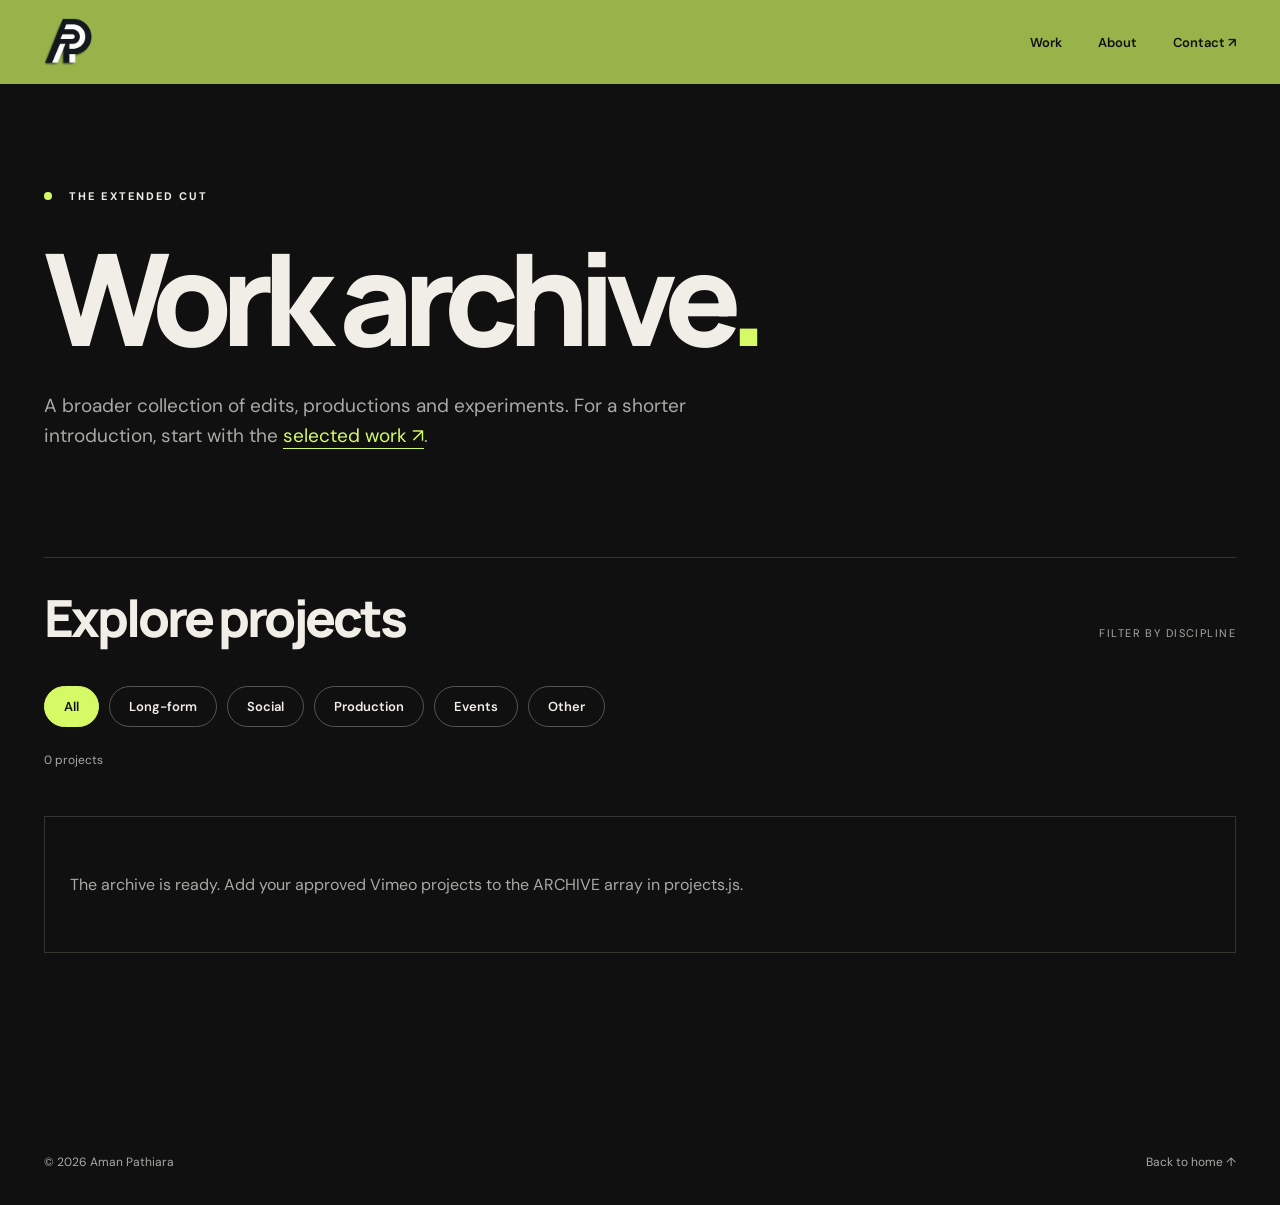
<file: archive.html>
<!doctype html><html lang="en"><head><meta charset="utf-8"><meta name="viewport" content="width=device-width,initial-scale=1"><meta name="theme-color" content="#101010"><link rel="icon" type="image/png" href="images/favicon.png?v=2"><link rel="apple-touch-icon" href="images/apple-touch-icon.png?v=2"><meta name="description" content="Selected and archived video work by Aman Pathiara."><title>Archive — Aman Pathiara</title><meta property="og:type" content="website"><meta property="og:site_name" content="Aman Pathiara"><meta property="og:title" content="Archive — Aman Pathiara"><meta property="og:description" content="Selected and archived video work by Aman Pathiara."><meta property="og:url" content="https://amanpathiara.com/archive.html"><meta property="og:image" content="https://amanpathiara.com/images/og-card.jpg"><meta property="og:image:width" content="1200"><meta property="og:image:height" content="630"><meta property="og:image:alt" content="Aman Pathiara, video editor: podcasts, social and long-form"><meta name="twitter:card" content="summary_large_image"><meta name="twitter:title" content="Archive — Aman Pathiara"><meta name="twitter:description" content="Selected and archived video work by Aman Pathiara."><meta name="twitter:image" content="https://amanpathiara.com/images/og-card.jpg"><link rel="canonical" href="https://amanpathiara.com/archive.html"><link rel="stylesheet" href="style.css?v=22"></head><body><a class="skip" href="#archive">Skip to archive</a><header class="nav-bar"><div class="nav wrap"><a class="logo" href="index.html" aria-label="Home"><img src="images/logo-solid.png" alt="Aman Pathiara" width="48" height="48"></a><nav aria-label="Main navigation"><a href="index.html#work">Work</a><a href="index.html#about">About</a><a href="index.html#contact">Contact ↗</a></nav></div></header><main id="archive" class="wrap archive-page"><div class="eyebrow"><span class="dot"></span> THE EXTENDED CUT</div><h1>Work archive<span class="accent">.</span></h1><p class="archive-intro">A broader collection of edits, productions and experiments. For a shorter introduction, start with the <a href="index.html#work">selected work ↗</a>.</p><div class="section-head"><h2>Explore projects</h2><span>FILTER BY DISCIPLINE</span></div><div class="archive-filters" id="archive-filters" role="group" aria-label="Filter archive by category"></div><p class="archive-count" id="archive-count" role="status" aria-live="polite"></p><div id="archive-grid" class="project-grid"></div></main><footer class="wrap"><span>© <span id="year"></span> Aman Pathiara</span><a href="index.html">Back to home ↑</a></footer><script src="projects.js"></script><script src="archive.js"></script></body></html>
</file>
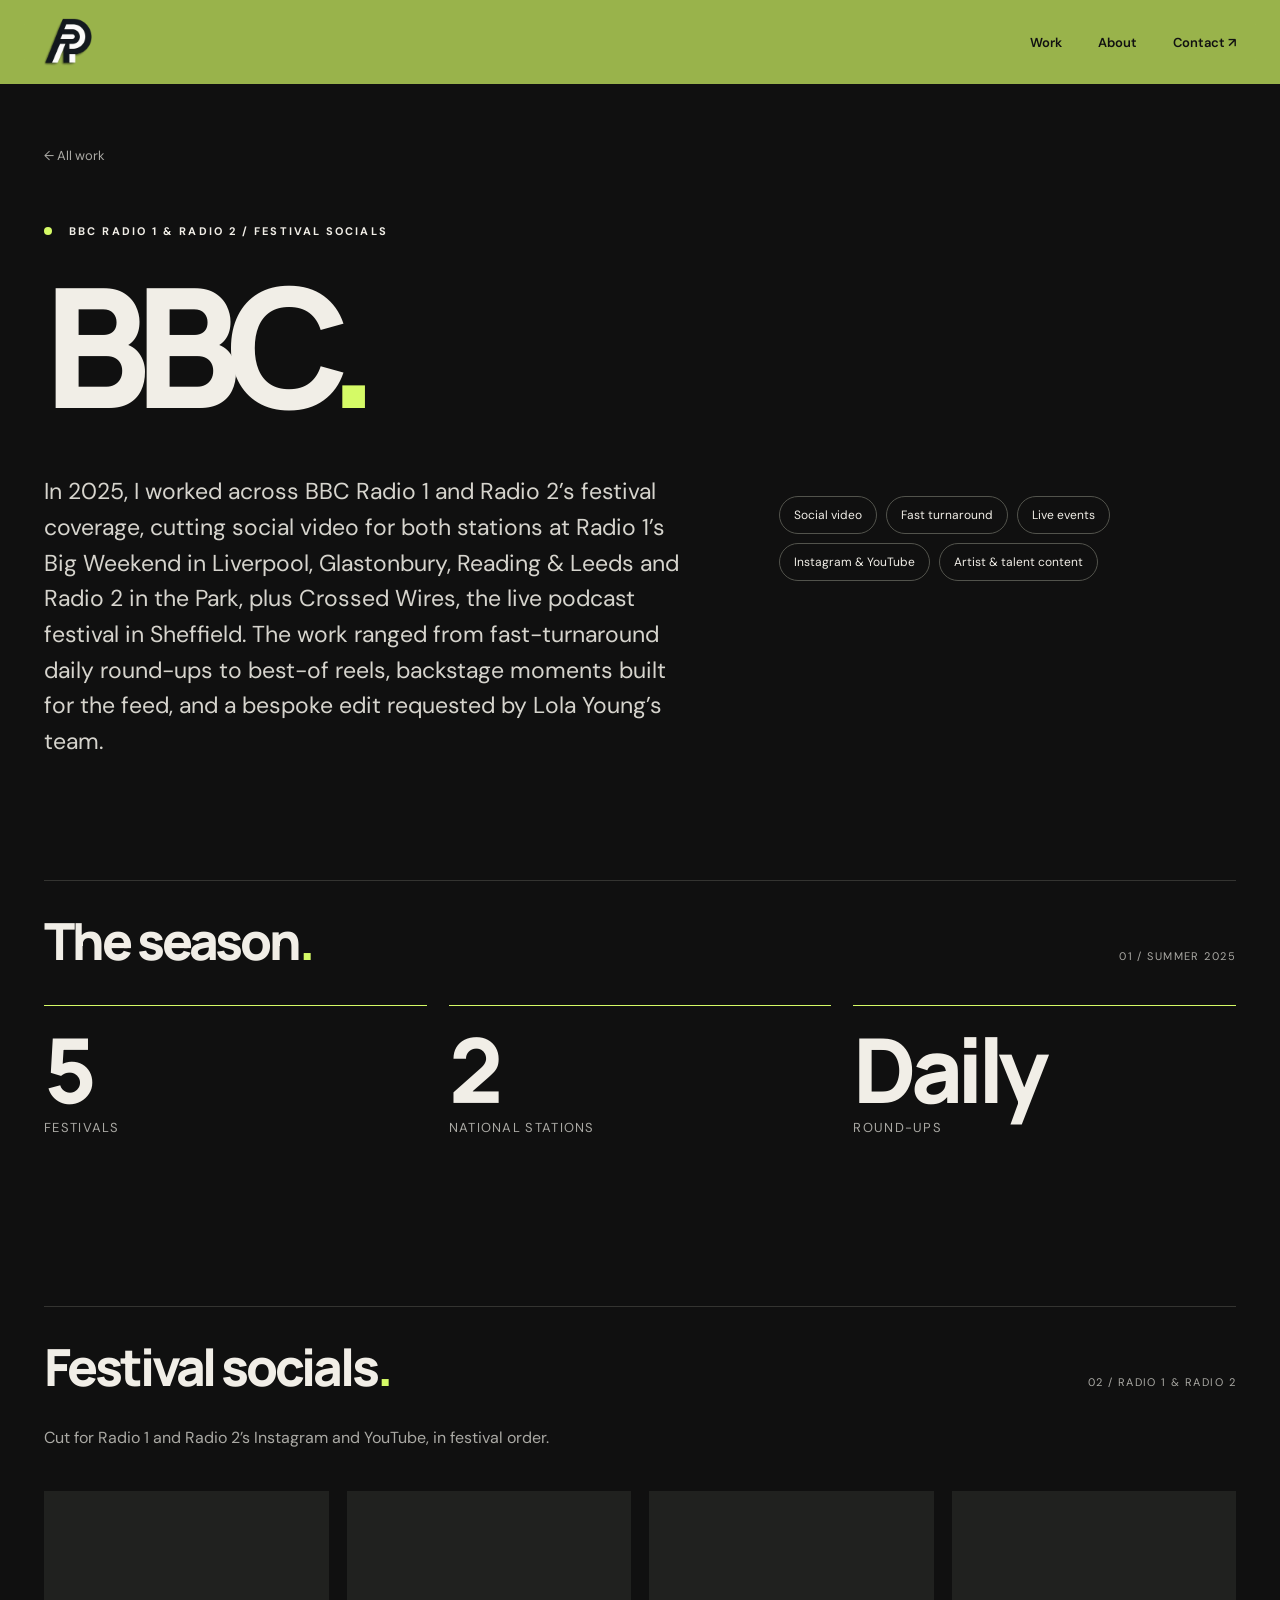
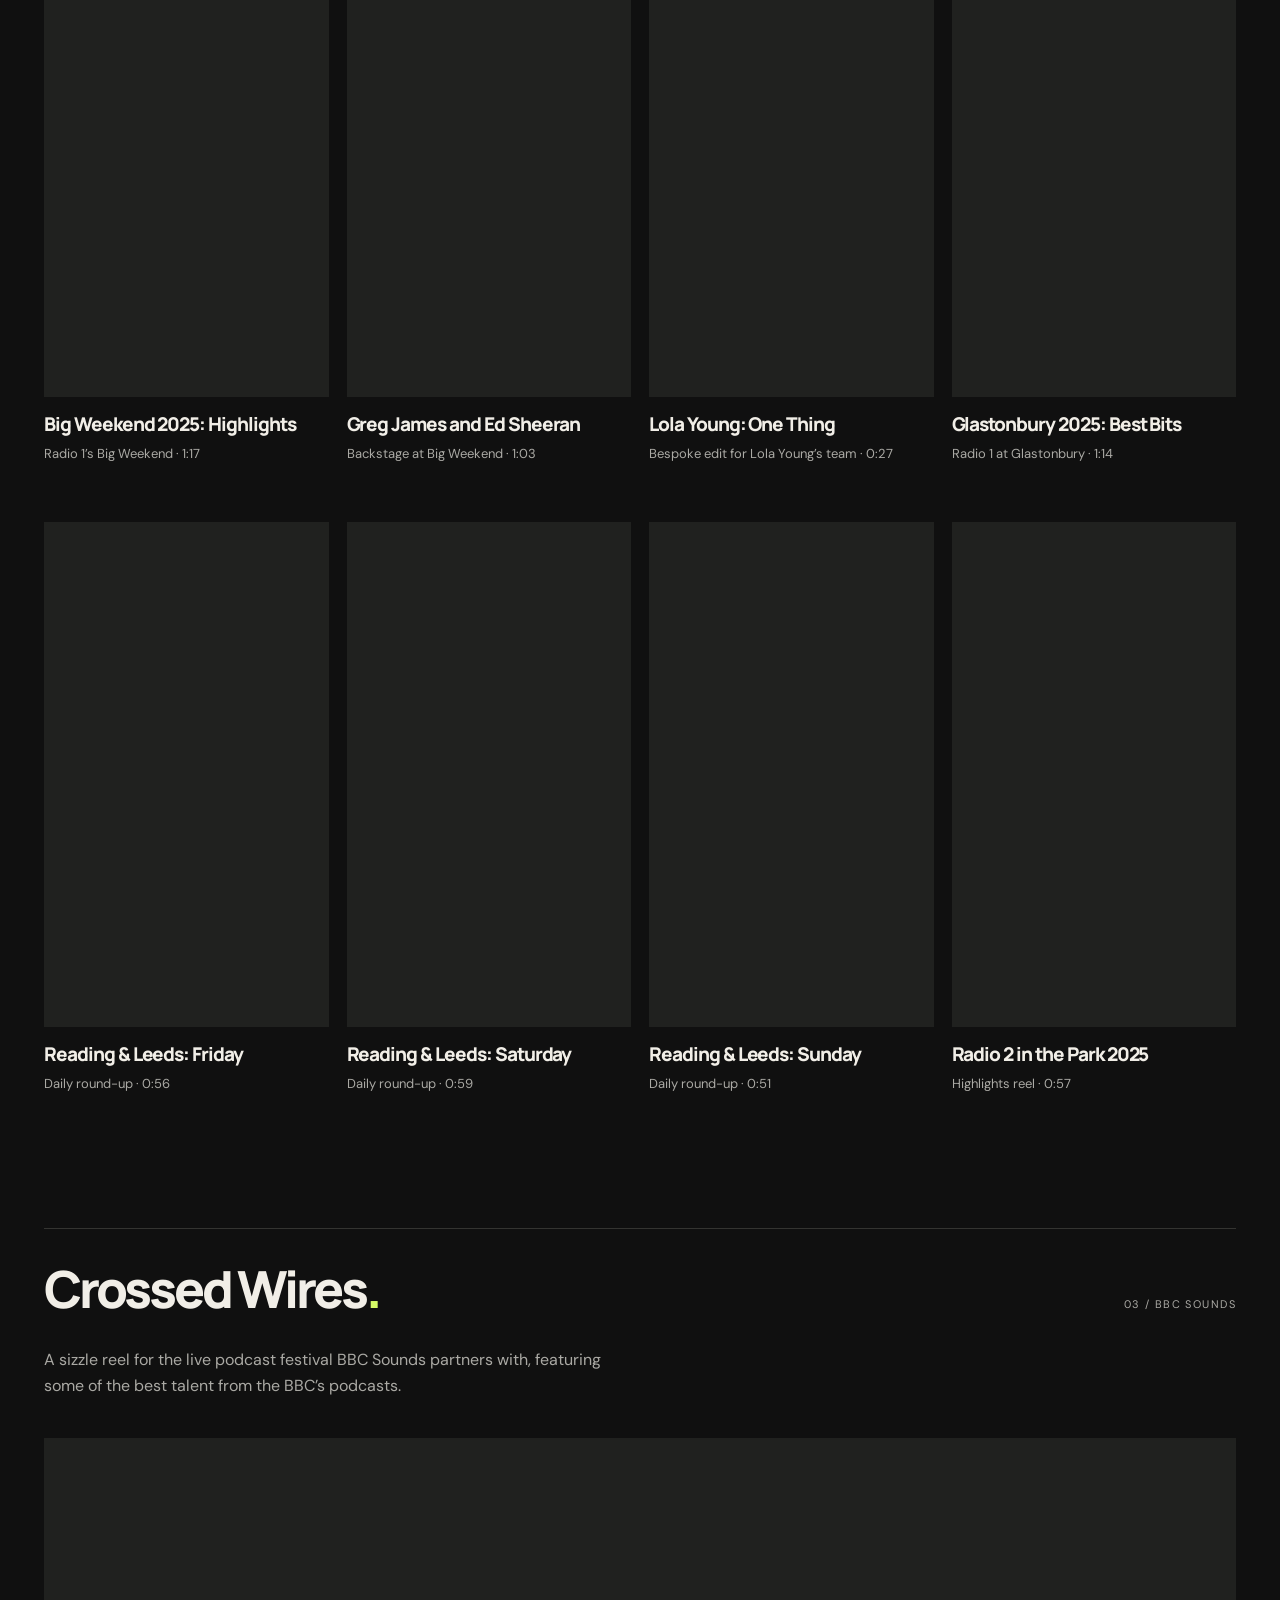
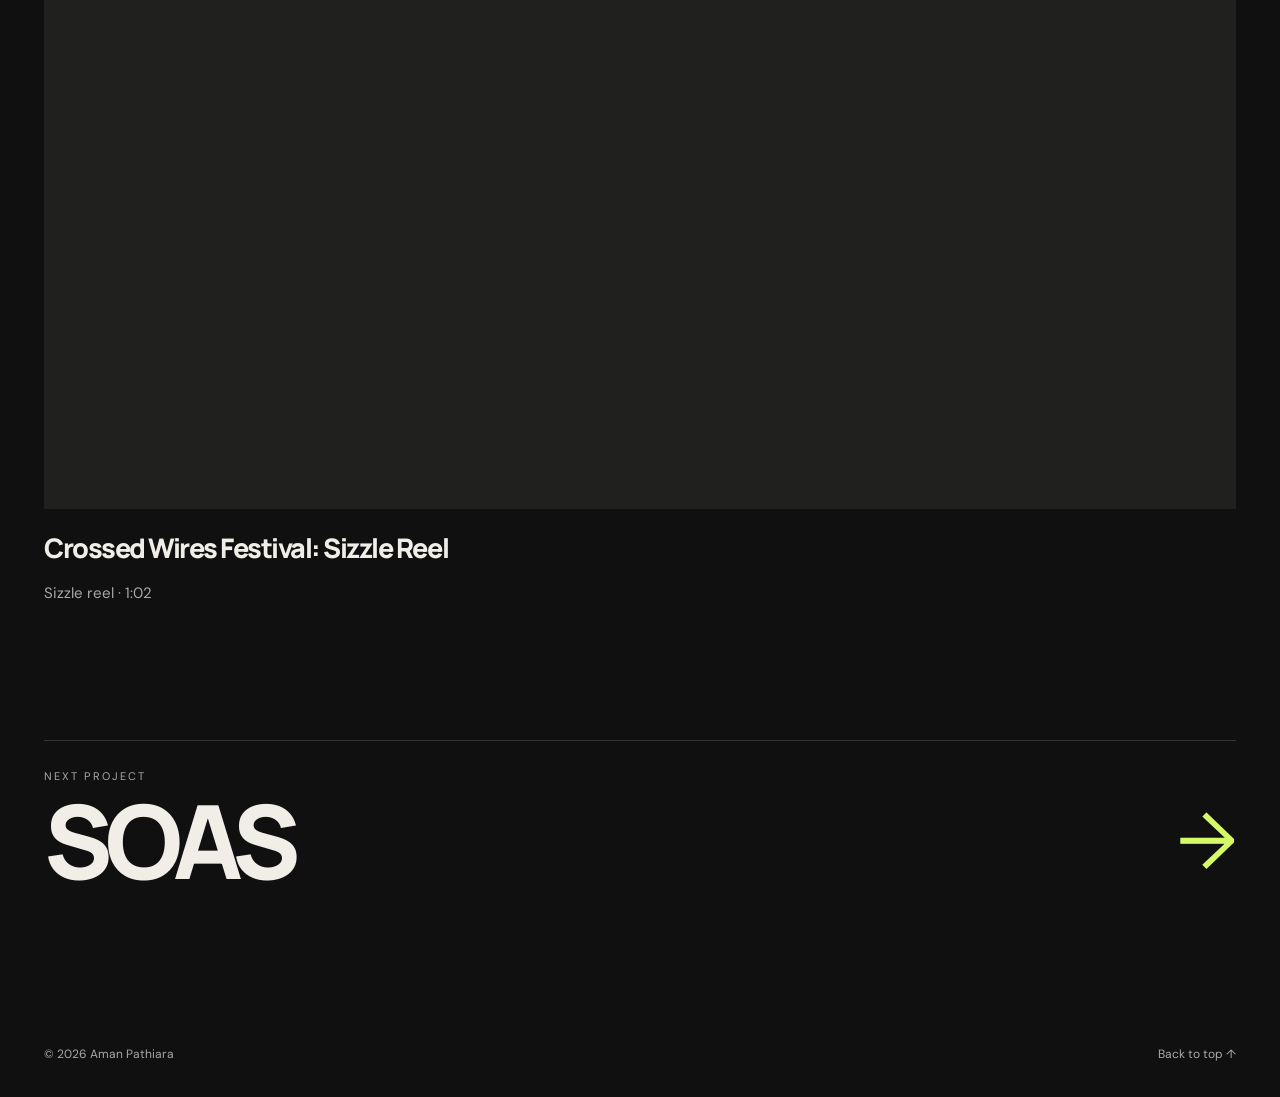
<file: bbc.html>
<!doctype html><html lang="en"><head><meta charset="utf-8"><meta name="viewport" content="width=device-width,initial-scale=1"><meta name="theme-color" content="#101010"><link rel="icon" type="image/png" href="images/favicon.png?v=2"><link rel="apple-touch-icon" href="images/apple-touch-icon.png?v=2"><meta name="description" content="Aman Pathiara, social video for BBC Radio 1 and Radio 2 festival coverage: Big Weekend, Glastonbury, Reading &amp; Leeds and Radio 2 in the Park."><title>BBC — Aman Pathiara</title><meta property="og:type" content="website"><meta property="og:site_name" content="Aman Pathiara"><meta property="og:title" content="BBC — Aman Pathiara"><meta property="og:description" content="Aman Pathiara, social video for BBC Radio 1 and Radio 2 festival coverage: Big Weekend, Glastonbury, Reading &amp; Leeds and Radio 2 in the Park."><meta property="og:url" content="https://amanpathiara.com/bbc.html"><meta property="og:image" content="https://amanpathiara.com/images/og-card.jpg"><meta property="og:image:width" content="1200"><meta property="og:image:height" content="630"><meta property="og:image:alt" content="Aman Pathiara, video editor: podcasts, social and long-form"><meta name="twitter:card" content="summary_large_image"><meta name="twitter:title" content="BBC — Aman Pathiara"><meta name="twitter:description" content="Aman Pathiara, social video for BBC Radio 1 and Radio 2 festival coverage: Big Weekend, Glastonbury, Reading &amp; Leeds and Radio 2 in the Park."><meta name="twitter:image" content="https://amanpathiara.com/images/og-card.jpg"><link rel="canonical" href="https://amanpathiara.com/bbc.html"><link rel="stylesheet" href="style.css?v=39"></head><body><a class="skip" href="#project">Skip to project</a><header class="nav-bar"><div class="nav wrap"><a class="logo" href="index.html" aria-label="Home"><img src="images/logo-solid.png" alt="Aman Pathiara" width="48" height="48"></a><nav aria-label="Main navigation"><a href="index.html#work">Work</a><a href="index.html#about">About</a><a href="index.html#contact">Contact ↗</a></nav></div></header>
<main id="project" class="wrap project-page" data-project="bbc">
<a class="back-link" href="index.html#work">← All work</a>
<div class="eyebrow" id="p-kicker"><span class="dot"></span> </div>
<h1 id="p-title"><span class="accent">.</span></h1>
<div class="project-intro"><p id="p-intro"></p><div class="tags" id="p-tags"></div></div>
<section class="project-section"><div class="section-head"><h2>The campaign<span class="accent">.</span></h2><span>01</span></div><div id="p-award"></div></section>
<section class="project-section"><div class="section-head"><h2>Social cuts<span class="accent">.</span></h2><span>01 / INSTAGRAM REELS</span></div><p class="section-intro" id="p-social-intro"></p><div id="p-reels" class="reel-grid"></div></section>
<section class="project-section"><div class="section-head"><h2>Long-form<span class="accent">.</span></h2><span>02 / FULL EPISODES</span></div><p class="section-intro" id="p-longform-intro"></p><div id="p-episodes" class="project-grid"></div></section>
<a class="next-project" id="p-next" href="#"><span>NEXT PROJECT</span><strong></strong><em aria-hidden="true">→</em></a>
</main>
<footer class="wrap"><span>© <span id="year"></span> Aman Pathiara</span><a href="#top">Back to top ↑</a></footer>
<script src="projects.js?v=39"></script><script src="project.js?v=39"></script></body></html>
</file>
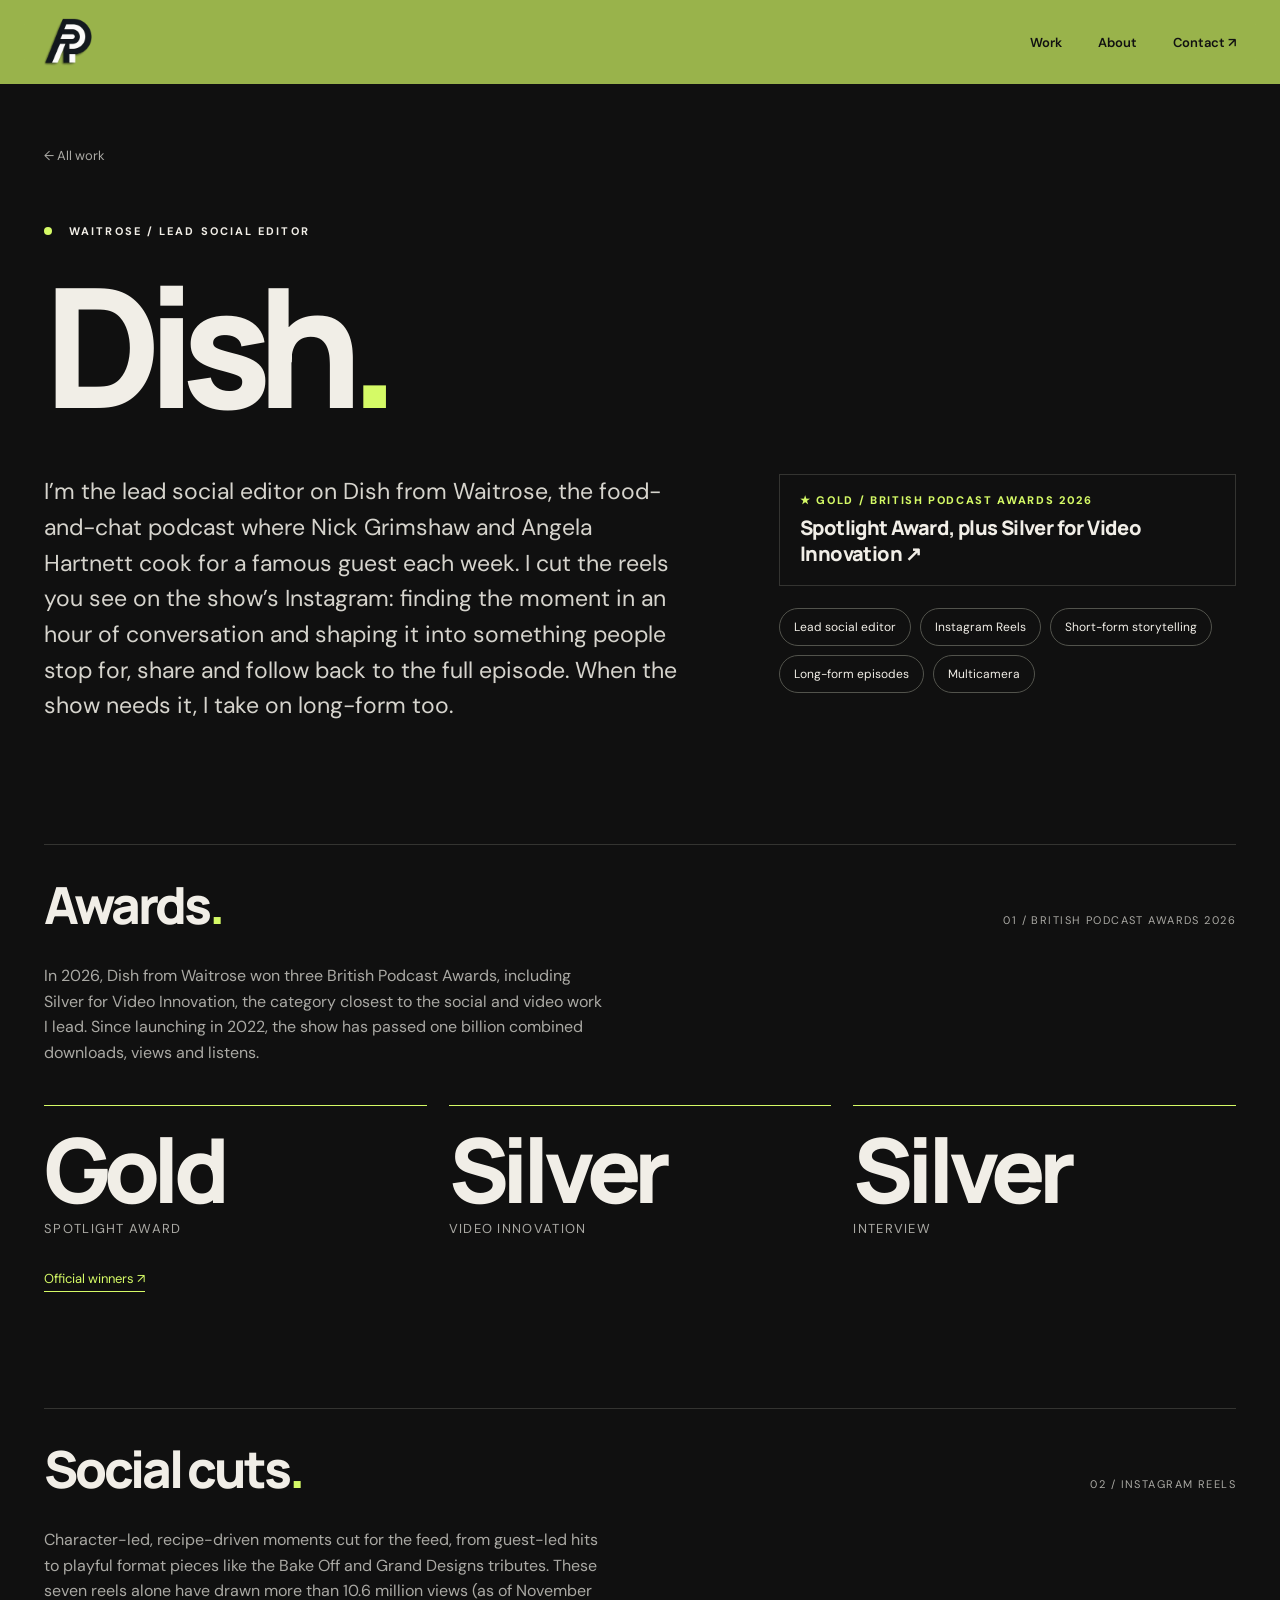
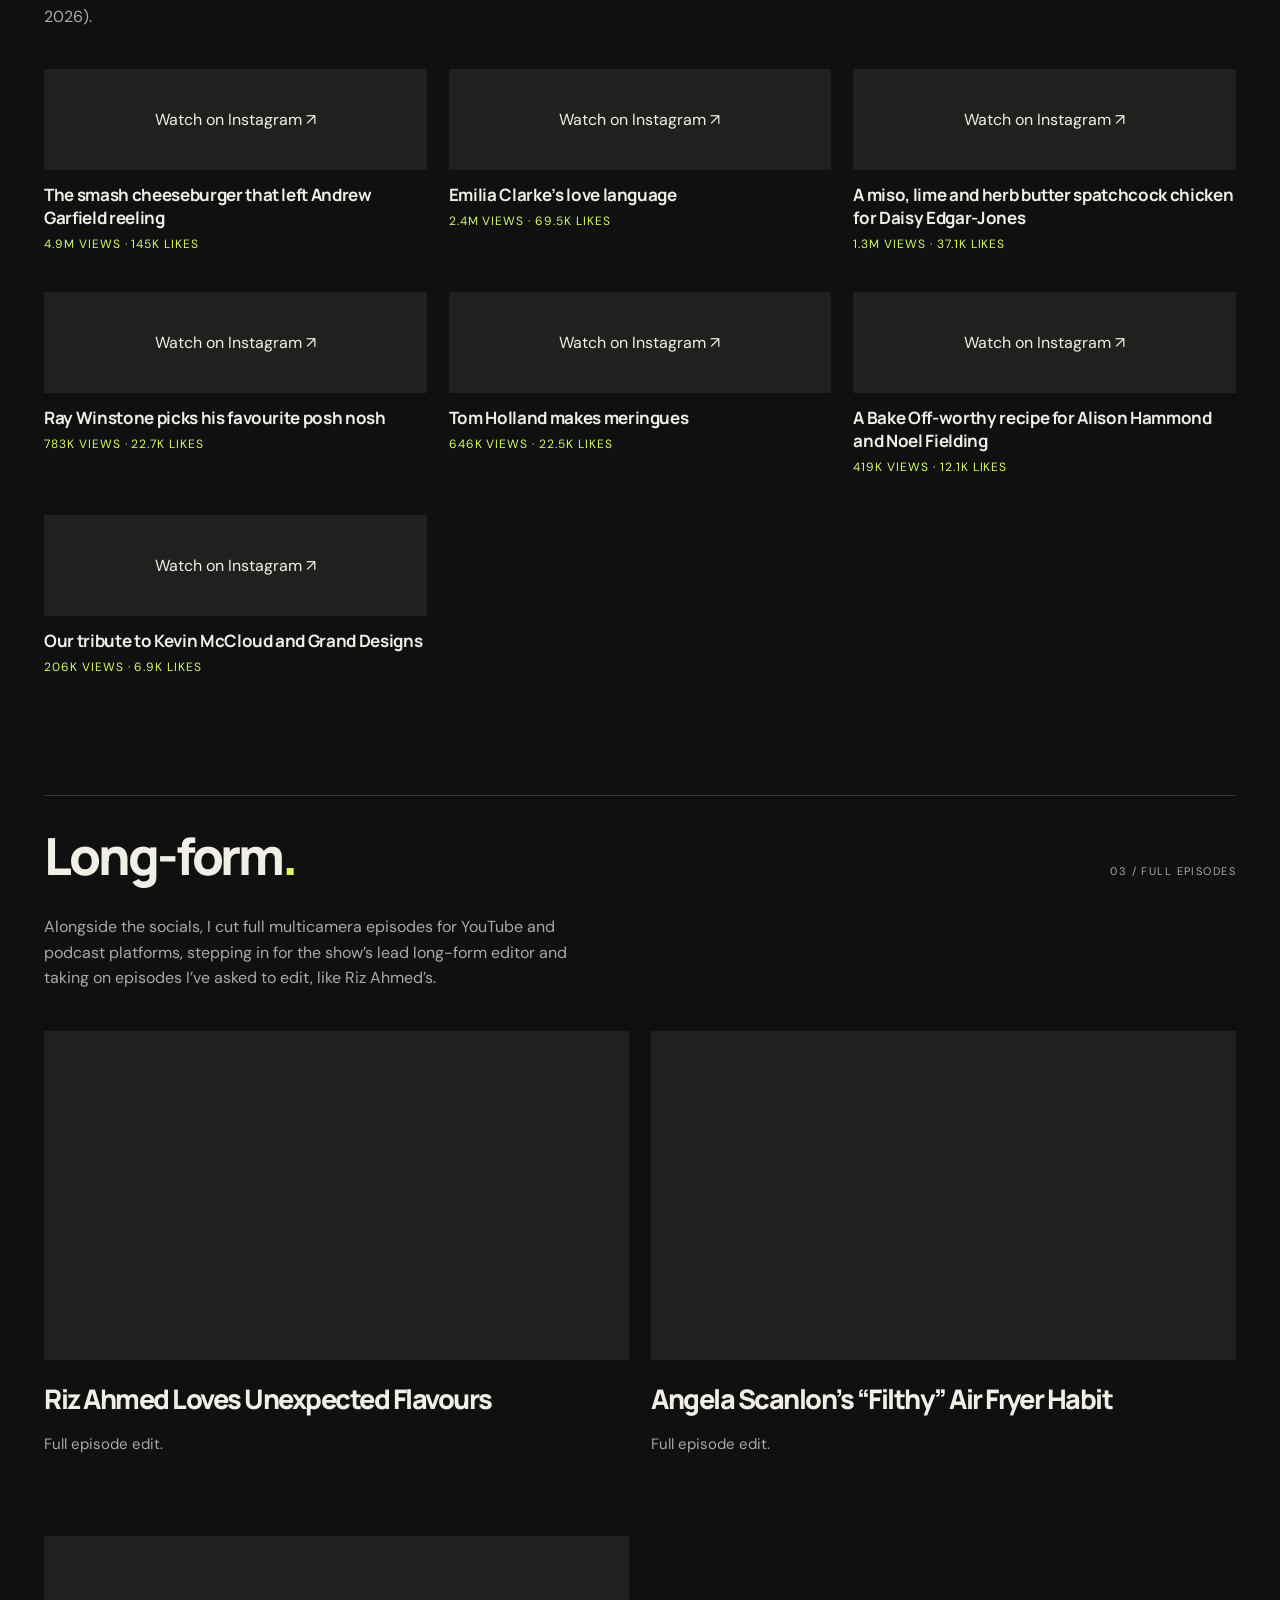
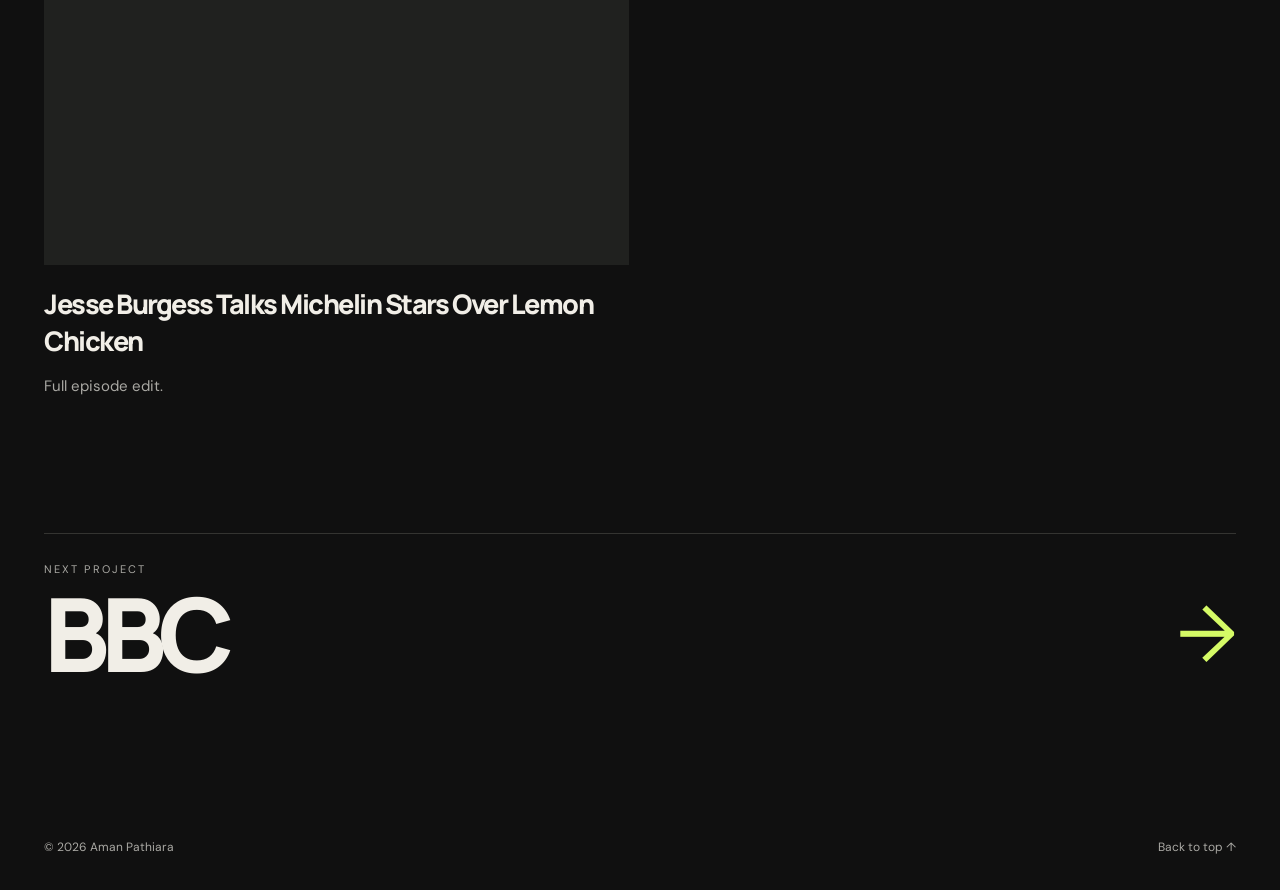
<file: dish.html>
<!doctype html><html lang="en"><head><meta charset="utf-8"><meta name="viewport" content="width=device-width,initial-scale=1"><meta name="theme-color" content="#101010"><link rel="icon" type="image/png" href="images/favicon.png?v=2"><link rel="apple-touch-icon" href="images/apple-touch-icon.png?v=2"><meta name="description" content="Aman Pathiara, lead social editor on Dish from Waitrose: Instagram reels and long-form episode edits."><title>Dish — Aman Pathiara</title><meta property="og:type" content="website"><meta property="og:site_name" content="Aman Pathiara"><meta property="og:title" content="Dish — Aman Pathiara"><meta property="og:description" content="Aman Pathiara, lead social editor on Dish from Waitrose: Instagram reels and long-form episode edits."><meta property="og:url" content="https://amanpathiara.com/dish.html"><meta property="og:image" content="https://amanpathiara.com/images/og-card.jpg"><meta property="og:image:width" content="1200"><meta property="og:image:height" content="630"><meta property="og:image:alt" content="Aman Pathiara, video editor: podcasts, social and long-form"><meta name="twitter:card" content="summary_large_image"><meta name="twitter:title" content="Dish — Aman Pathiara"><meta name="twitter:description" content="Aman Pathiara, lead social editor on Dish from Waitrose: Instagram reels and long-form episode edits."><meta name="twitter:image" content="https://amanpathiara.com/images/og-card.jpg"><link rel="canonical" href="https://amanpathiara.com/dish.html"><link rel="stylesheet" href="style.css?v=39"></head><body><a class="skip" href="#project">Skip to project</a><header class="nav-bar"><div class="nav wrap"><a class="logo" href="index.html" aria-label="Home"><img src="images/logo-solid.png" alt="Aman Pathiara" width="48" height="48"></a><nav aria-label="Main navigation"><a href="index.html#work">Work</a><a href="index.html#about">About</a><a href="index.html#contact">Contact ↗</a></nav></div></header>
<main id="project" class="wrap project-page" data-project="dish">
<a class="back-link" href="index.html#work">← All work</a>
<div class="eyebrow" id="p-kicker"><span class="dot"></span> </div>
<h1 id="p-title"><span class="accent">.</span></h1>
<div class="project-intro"><p id="p-intro"></p><div class="tags" id="p-tags"></div></div>
<section class="project-section"><div class="section-head"><h2>The campaign<span class="accent">.</span></h2><span>01</span></div><div id="p-award"></div></section>
<section class="project-section"><div class="section-head"><h2>Social cuts<span class="accent">.</span></h2><span>01 / INSTAGRAM REELS</span></div><p class="section-intro" id="p-social-intro"></p><div id="p-reels" class="reel-grid"></div></section>
<section class="project-section"><div class="section-head"><h2>Long-form<span class="accent">.</span></h2><span>02 / FULL EPISODES</span></div><p class="section-intro" id="p-longform-intro"></p><div id="p-episodes" class="project-grid"></div></section>
<a class="next-project" id="p-next" href="#"><span>NEXT PROJECT</span><strong></strong><em aria-hidden="true">→</em></a>
</main>
<footer class="wrap"><span>© <span id="year"></span> Aman Pathiara</span><a href="#top">Back to top ↑</a></footer>
<script src="projects.js?v=39"></script><script src="project.js?v=39"></script></body></html>
</file>
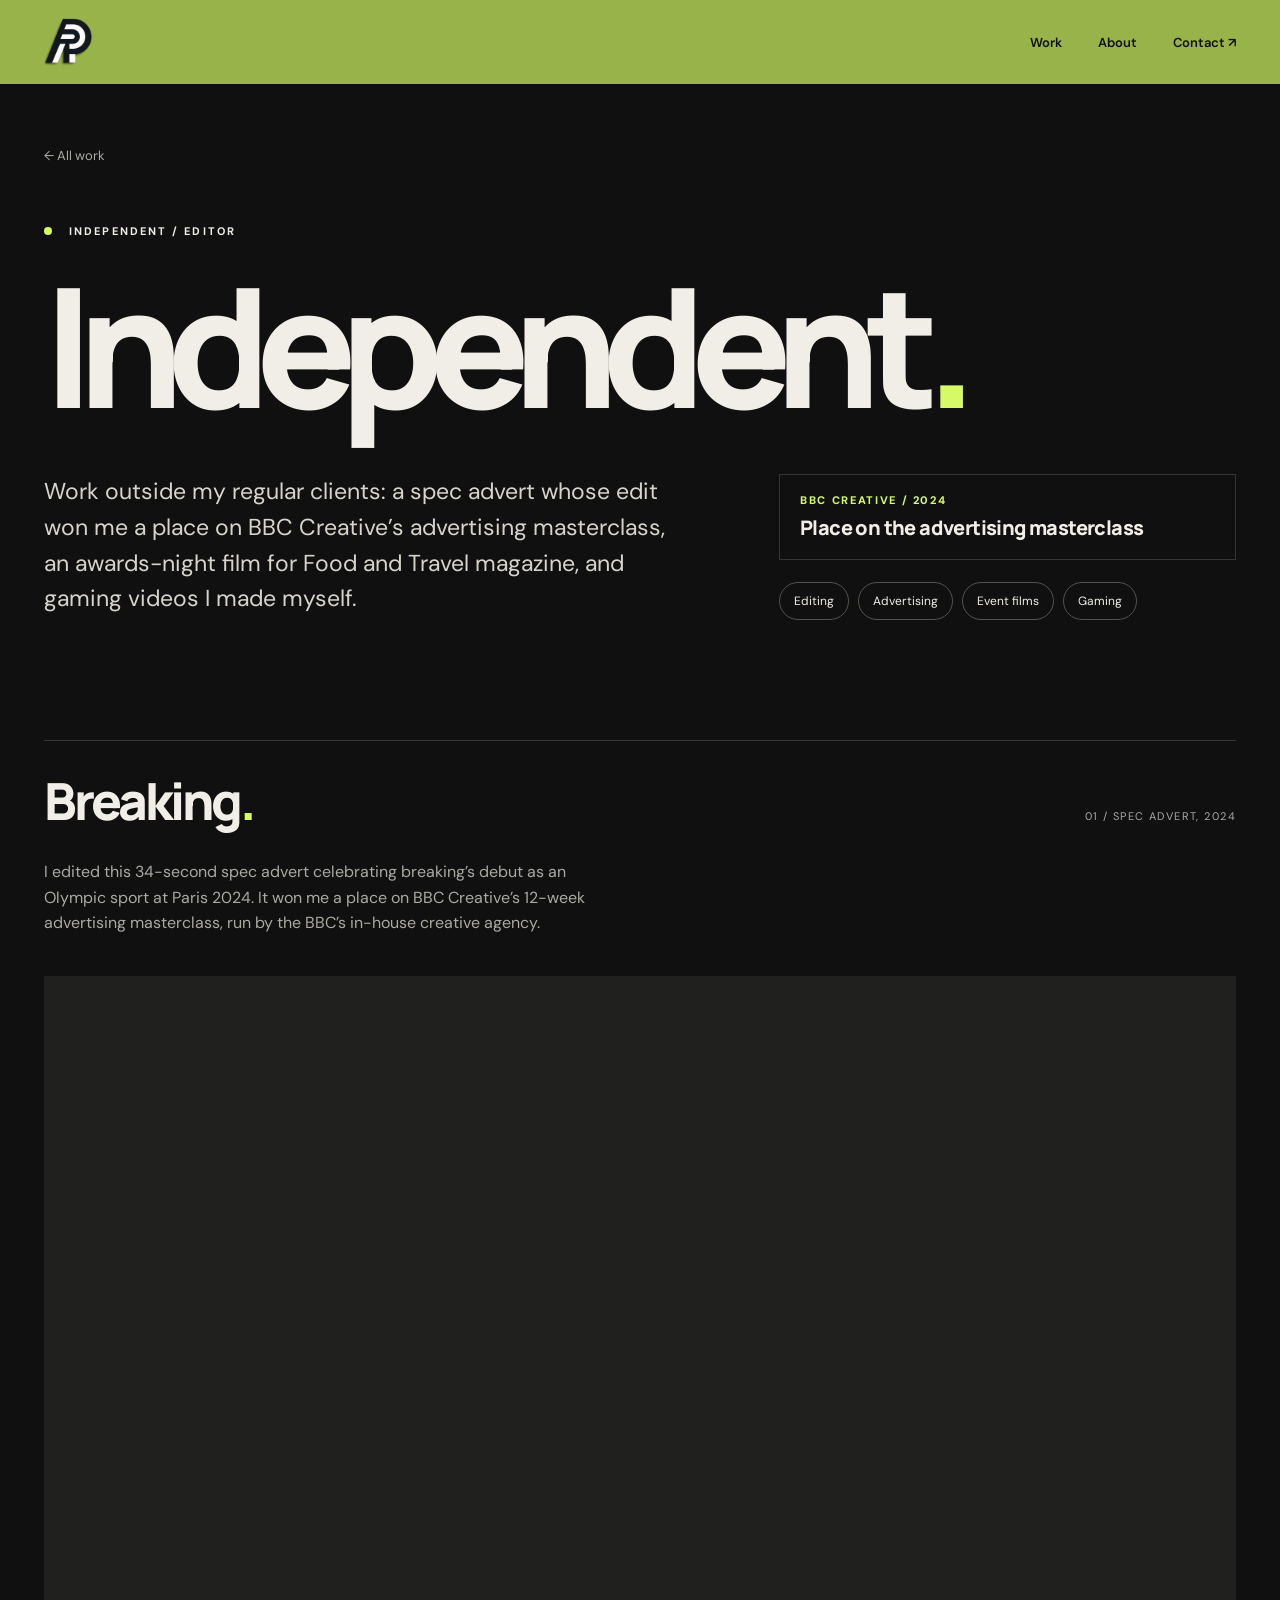
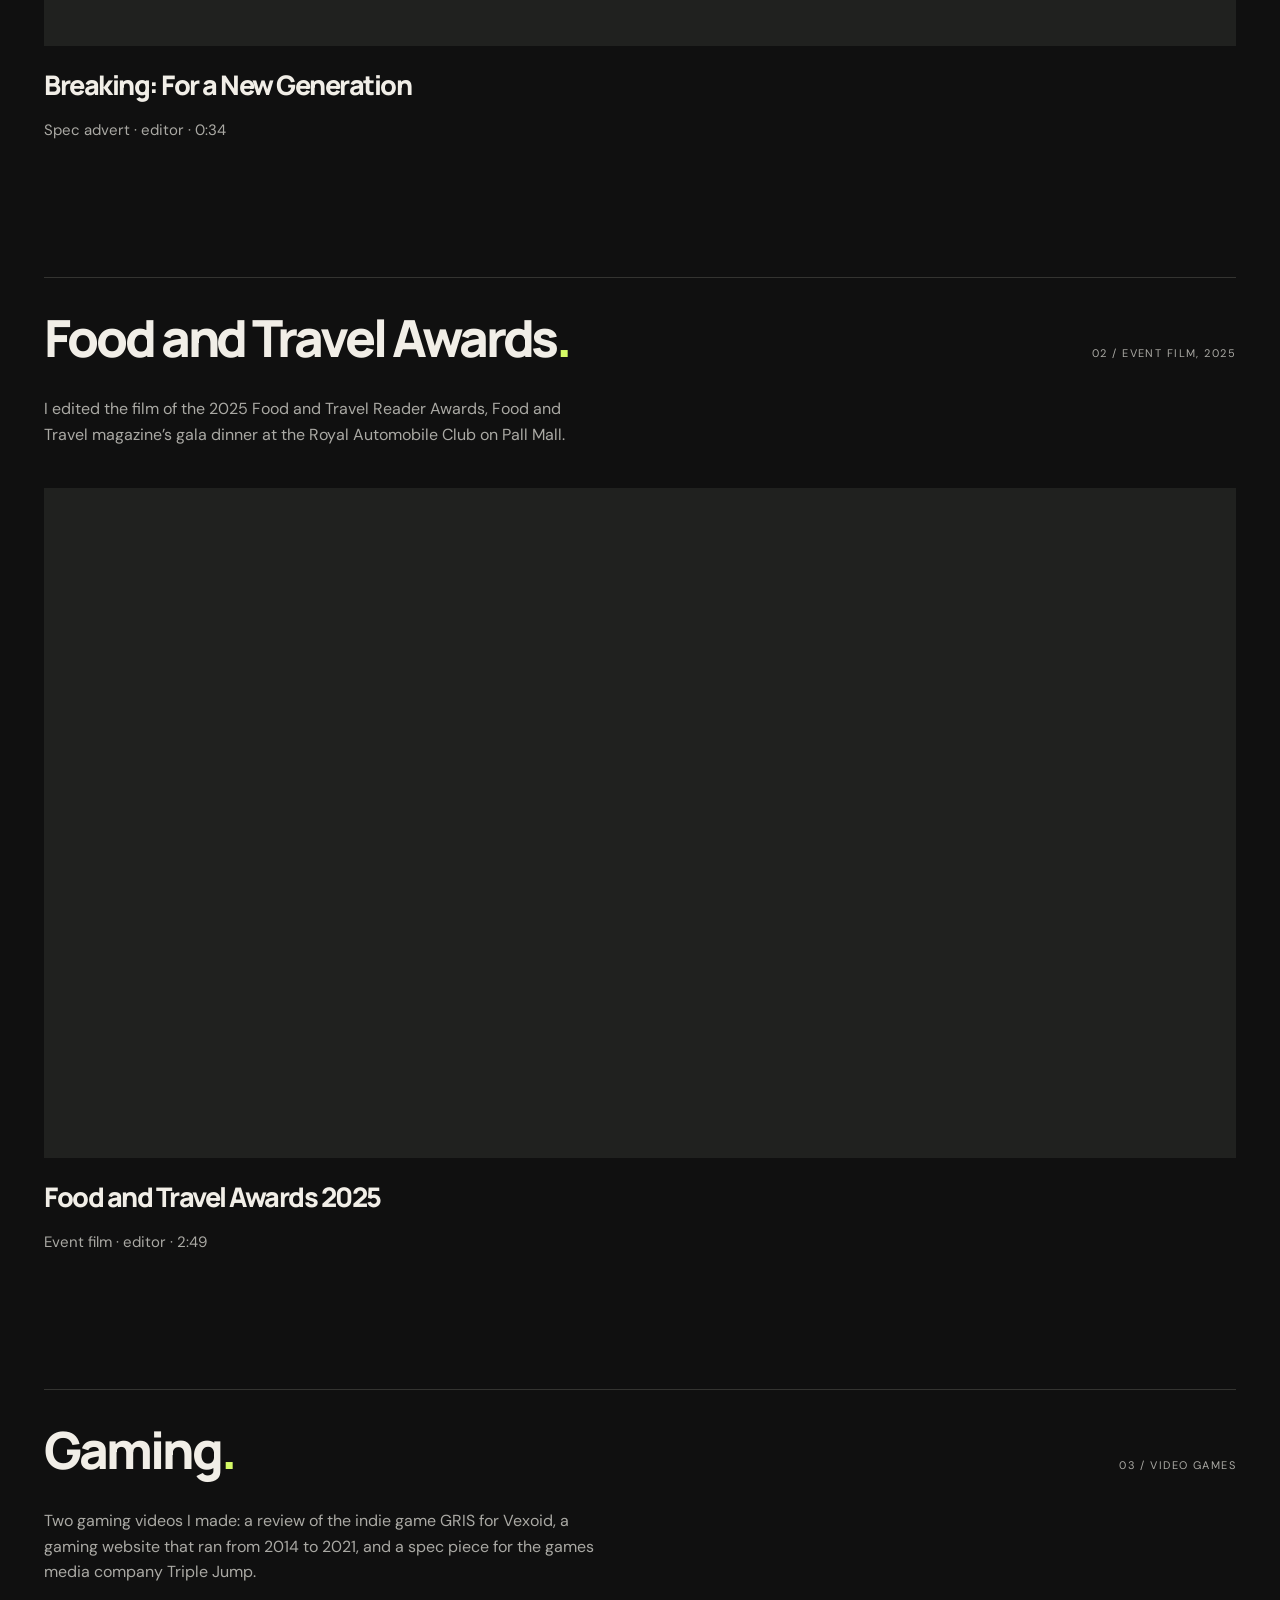
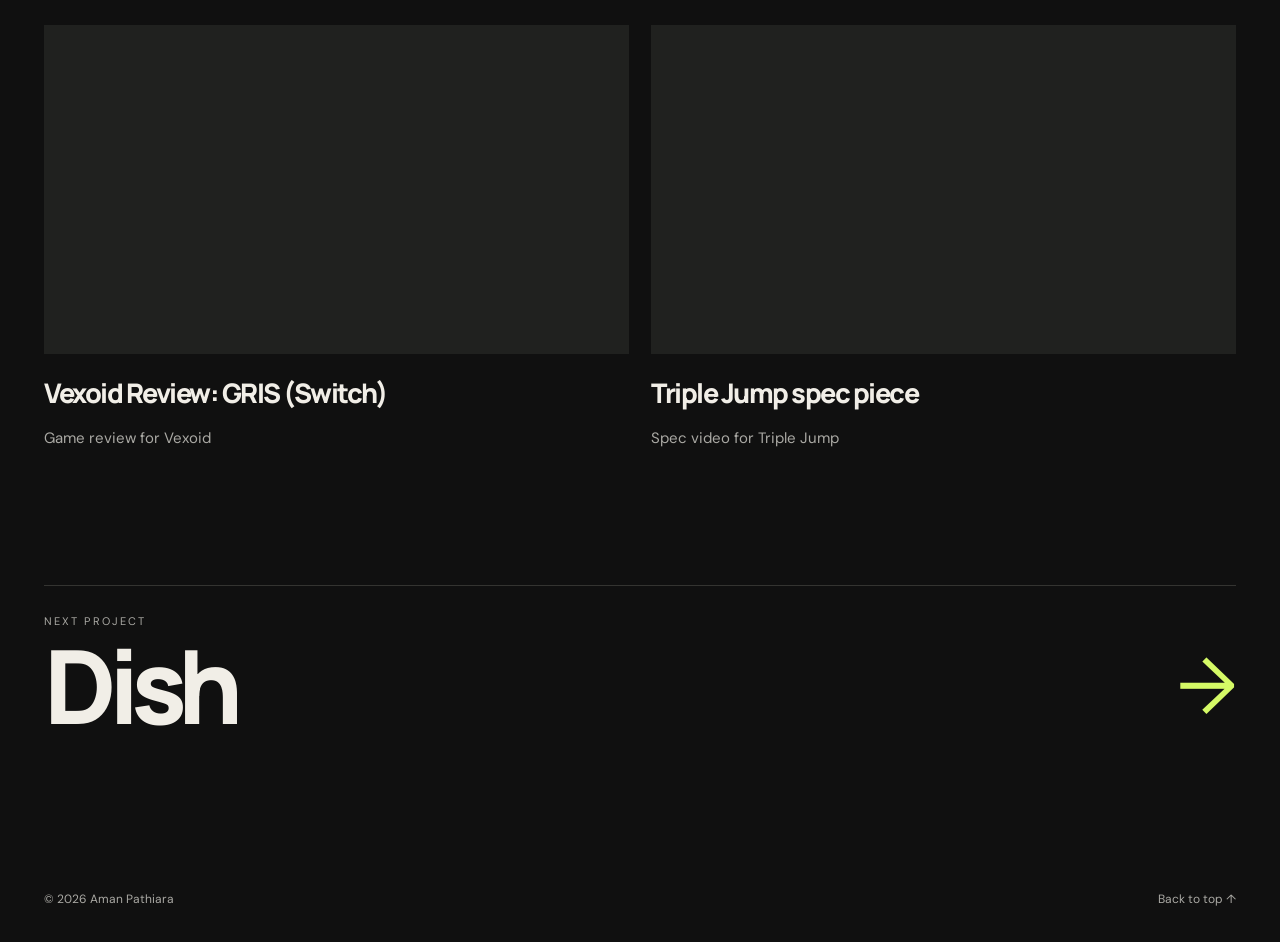
<file: indie.html>
<!doctype html><html lang="en"><head><meta charset="utf-8"><meta name="viewport" content="width=device-width,initial-scale=1"><meta name="theme-color" content="#101010"><link rel="icon" type="image/png" href="images/favicon.png?v=2"><link rel="apple-touch-icon" href="images/apple-touch-icon.png?v=2"><meta name="description" content="Independent work by Aman Pathiara: a spec advert for breaking at Paris 2024 that won a place on BBC Creative’s advertising masterclass, the Food and Travel Awards 2025 film, and gaming videos."><title>Independent — Aman Pathiara</title><meta property="og:type" content="website"><meta property="og:site_name" content="Aman Pathiara"><meta property="og:title" content="Independent — Aman Pathiara"><meta property="og:description" content="Independent work by Aman Pathiara: a spec advert for breaking at Paris 2024 that won a place on BBC Creative’s advertising masterclass, the Food and Travel Awards 2025 film, and gaming videos."><meta property="og:url" content="https://amanpathiara.com/indie.html"><meta property="og:image" content="https://amanpathiara.com/images/og-card.jpg"><meta property="og:image:width" content="1200"><meta property="og:image:height" content="630"><meta property="og:image:alt" content="Aman Pathiara, video editor: podcasts, social and long-form"><meta name="twitter:card" content="summary_large_image"><meta name="twitter:title" content="Independent — Aman Pathiara"><meta name="twitter:description" content="Independent work by Aman Pathiara: a spec advert for breaking at Paris 2024 that won a place on BBC Creative’s advertising masterclass, the Food and Travel Awards 2025 film, and gaming videos."><meta name="twitter:image" content="https://amanpathiara.com/images/og-card.jpg"><link rel="canonical" href="https://amanpathiara.com/indie.html"><link rel="stylesheet" href="style.css?v=39"></head><body><a class="skip" href="#project">Skip to project</a><header class="nav-bar"><div class="nav wrap"><a class="logo" href="index.html" aria-label="Home"><img src="images/logo-solid.png" alt="Aman Pathiara" width="48" height="48"></a><nav aria-label="Main navigation"><a href="index.html#work">Work</a><a href="index.html#about">About</a><a href="index.html#contact">Contact ↗</a></nav></div></header>
<main id="project" class="wrap project-page" data-project="indie">
<a class="back-link" href="index.html#work">← All work</a>
<div class="eyebrow" id="p-kicker"><span class="dot"></span> </div>
<h1 id="p-title"><span class="accent">.</span></h1>
<div class="project-intro"><p id="p-intro"></p><div class="tags" id="p-tags"></div></div>
<section class="project-section"><div class="section-head"><h2>The campaign<span class="accent">.</span></h2><span>01</span></div><div id="p-award"></div></section>
<section class="project-section"><div class="section-head"><h2>Social cuts<span class="accent">.</span></h2><span>01 / INSTAGRAM REELS</span></div><p class="section-intro" id="p-social-intro"></p><div id="p-reels" class="reel-grid"></div></section>
<section class="project-section"><div class="section-head"><h2>Long-form<span class="accent">.</span></h2><span>02 / FULL EPISODES</span></div><p class="section-intro" id="p-longform-intro"></p><div id="p-episodes" class="project-grid"></div></section>
<a class="next-project" id="p-next" href="#"><span>NEXT PROJECT</span><strong></strong><em aria-hidden="true">→</em></a>
</main>
<footer class="wrap"><span>© <span id="year"></span> Aman Pathiara</span><a href="#top">Back to top ↑</a></footer>
<script src="projects.js?v=39"></script><script src="project.js?v=39"></script></body></html>
</file>
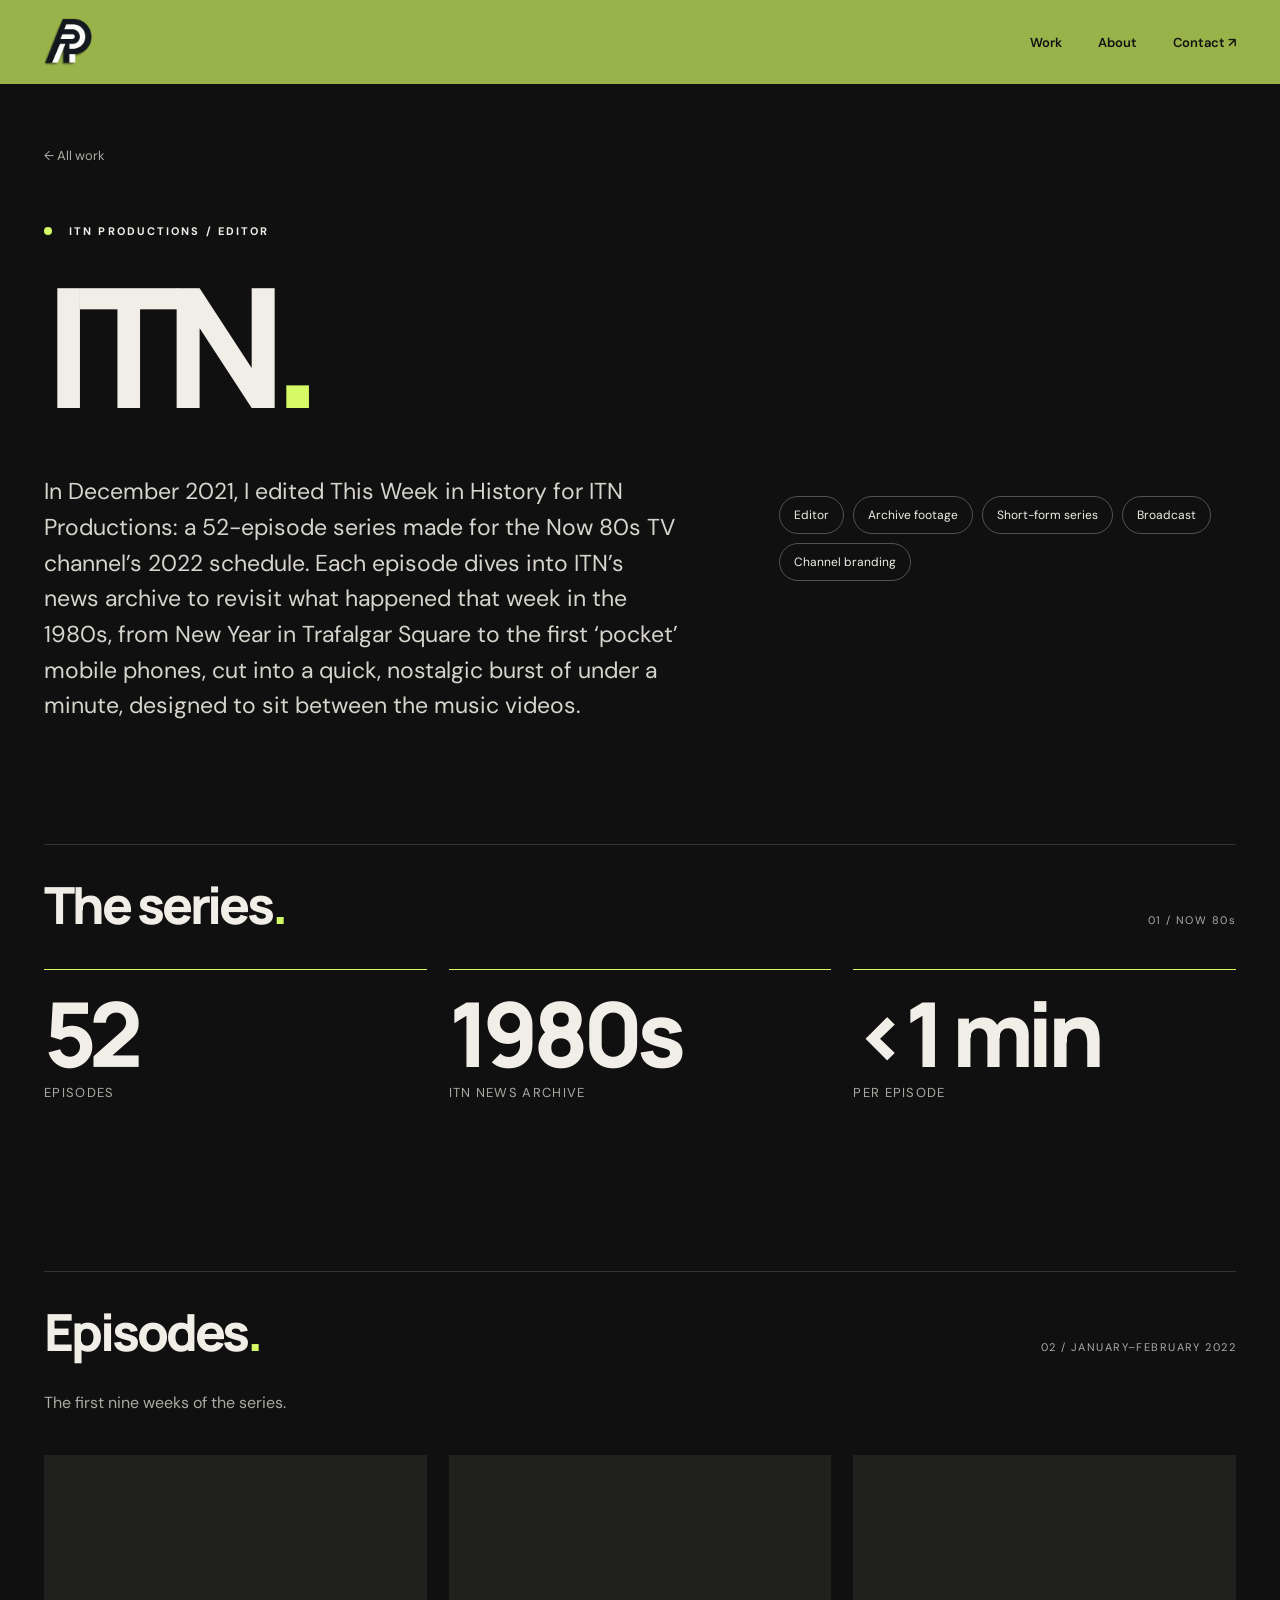
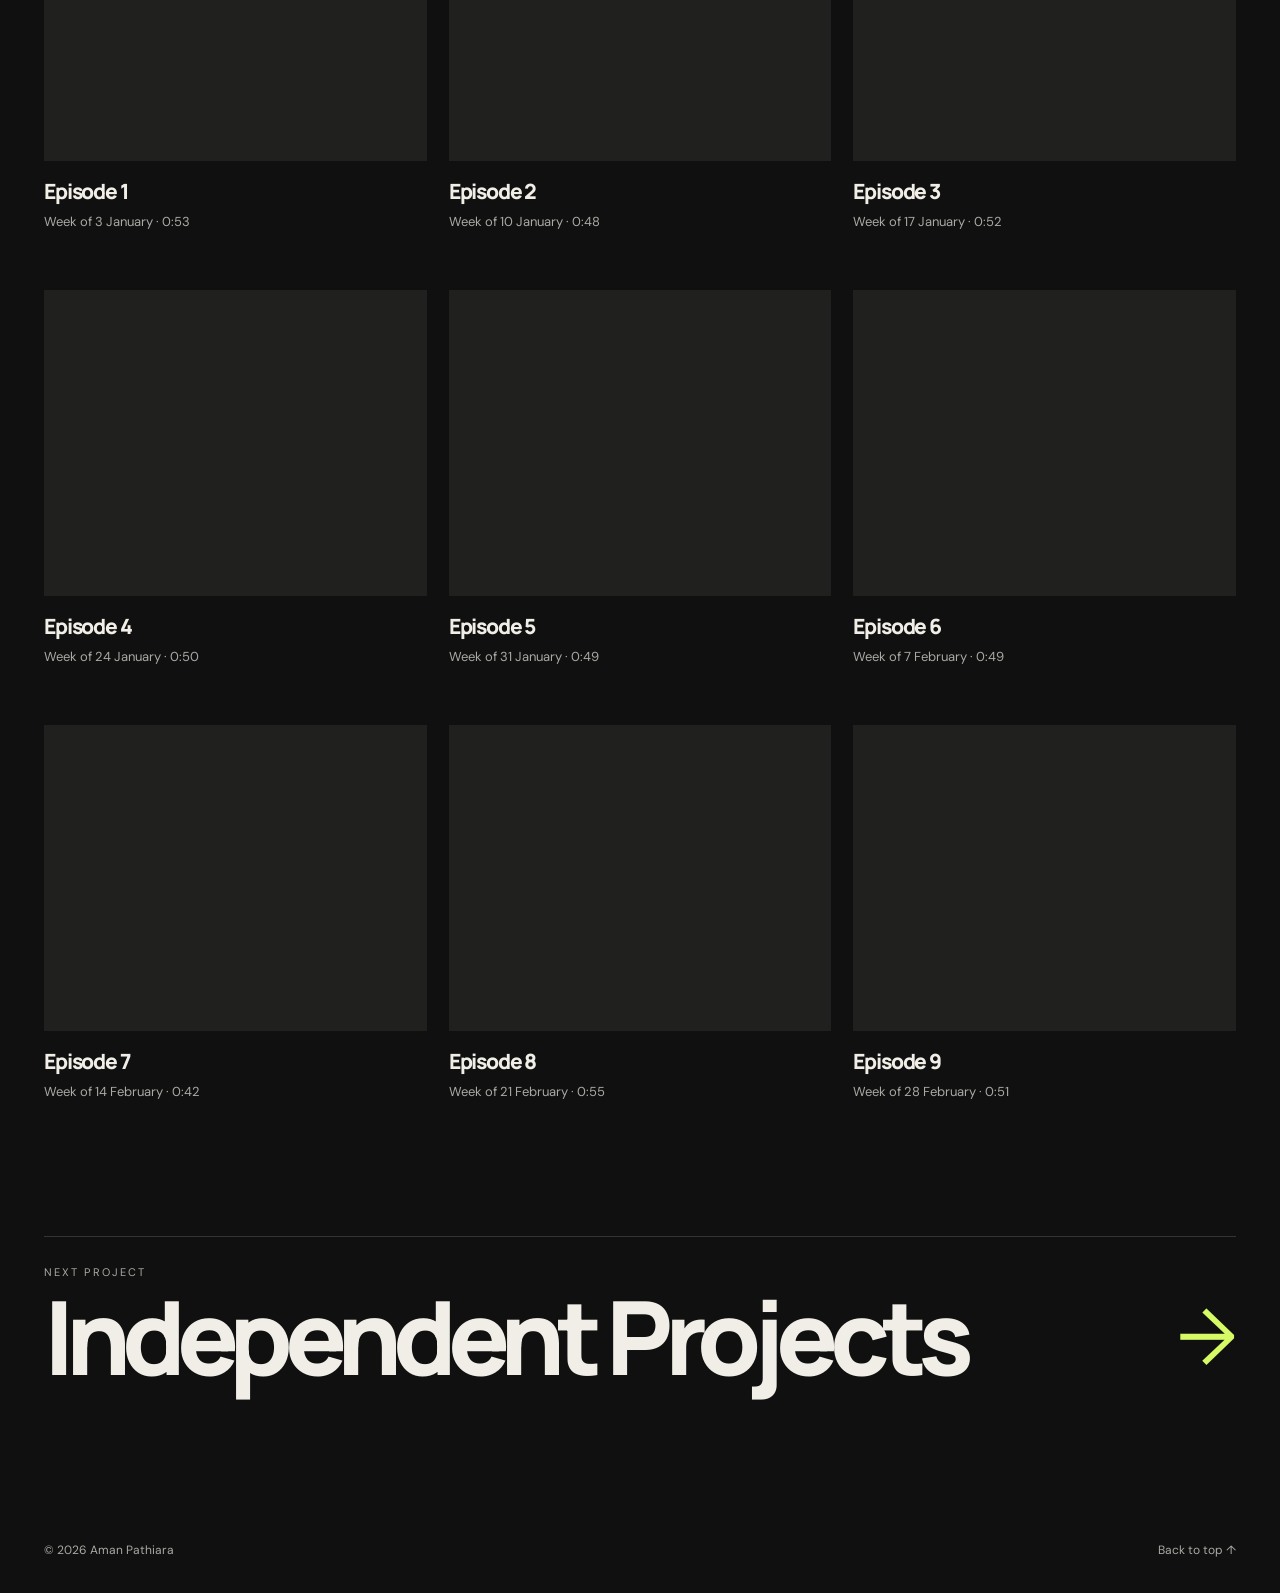
<file: itn.html>
<!doctype html><html lang="en"><head><meta charset="utf-8"><meta name="viewport" content="width=device-width,initial-scale=1"><meta name="theme-color" content="#101010"><link rel="icon" type="image/png" href="images/favicon.png?v=2"><link rel="apple-touch-icon" href="images/apple-touch-icon.png?v=2"><meta name="description" content="Aman Pathiara, editor of This Week in History, a 52-episode ITN Productions series for the Now 80s TV channel."><title>ITN — Aman Pathiara</title><meta property="og:type" content="website"><meta property="og:site_name" content="Aman Pathiara"><meta property="og:title" content="ITN — Aman Pathiara"><meta property="og:description" content="Aman Pathiara, editor of This Week in History, a 52-episode ITN Productions series for the Now 80s TV channel."><meta property="og:url" content="https://amanpathiara.com/itn.html"><meta property="og:image" content="https://amanpathiara.com/images/og-card.jpg"><meta property="og:image:width" content="1200"><meta property="og:image:height" content="630"><meta property="og:image:alt" content="Aman Pathiara, video editor: podcasts, social and long-form"><meta name="twitter:card" content="summary_large_image"><meta name="twitter:title" content="ITN — Aman Pathiara"><meta name="twitter:description" content="Aman Pathiara, editor of This Week in History, a 52-episode ITN Productions series for the Now 80s TV channel."><meta name="twitter:image" content="https://amanpathiara.com/images/og-card.jpg"><link rel="canonical" href="https://amanpathiara.com/itn.html"><link rel="stylesheet" href="style.css?v=39"></head><body><a class="skip" href="#project">Skip to project</a><header class="nav-bar"><div class="nav wrap"><a class="logo" href="index.html" aria-label="Home"><img src="images/logo-solid.png" alt="Aman Pathiara" width="48" height="48"></a><nav aria-label="Main navigation"><a href="index.html#work">Work</a><a href="index.html#about">About</a><a href="index.html#contact">Contact ↗</a></nav></div></header>
<main id="project" class="wrap project-page" data-project="itn">
<a class="back-link" href="index.html#work">← All work</a>
<div class="eyebrow" id="p-kicker"><span class="dot"></span> </div>
<h1 id="p-title"><span class="accent">.</span></h1>
<div class="project-intro"><p id="p-intro"></p><div class="tags" id="p-tags"></div></div>
<section class="project-section"><div class="section-head"><h2>The campaign<span class="accent">.</span></h2><span>01</span></div><div id="p-award"></div></section>
<section class="project-section"><div class="section-head"><h2>Social cuts<span class="accent">.</span></h2><span>01 / INSTAGRAM REELS</span></div><p class="section-intro" id="p-social-intro"></p><div id="p-reels" class="reel-grid"></div></section>
<section class="project-section"><div class="section-head"><h2>Long-form<span class="accent">.</span></h2><span>02 / FULL EPISODES</span></div><p class="section-intro" id="p-longform-intro"></p><div id="p-episodes" class="project-grid"></div></section>
<a class="next-project" id="p-next" href="#"><span>NEXT PROJECT</span><strong></strong><em aria-hidden="true">→</em></a>
</main>
<footer class="wrap"><span>© <span id="year"></span> Aman Pathiara</span><a href="#top">Back to top ↑</a></footer>
<script src="projects.js?v=39"></script><script src="project.js?v=39"></script></body></html>
</file>
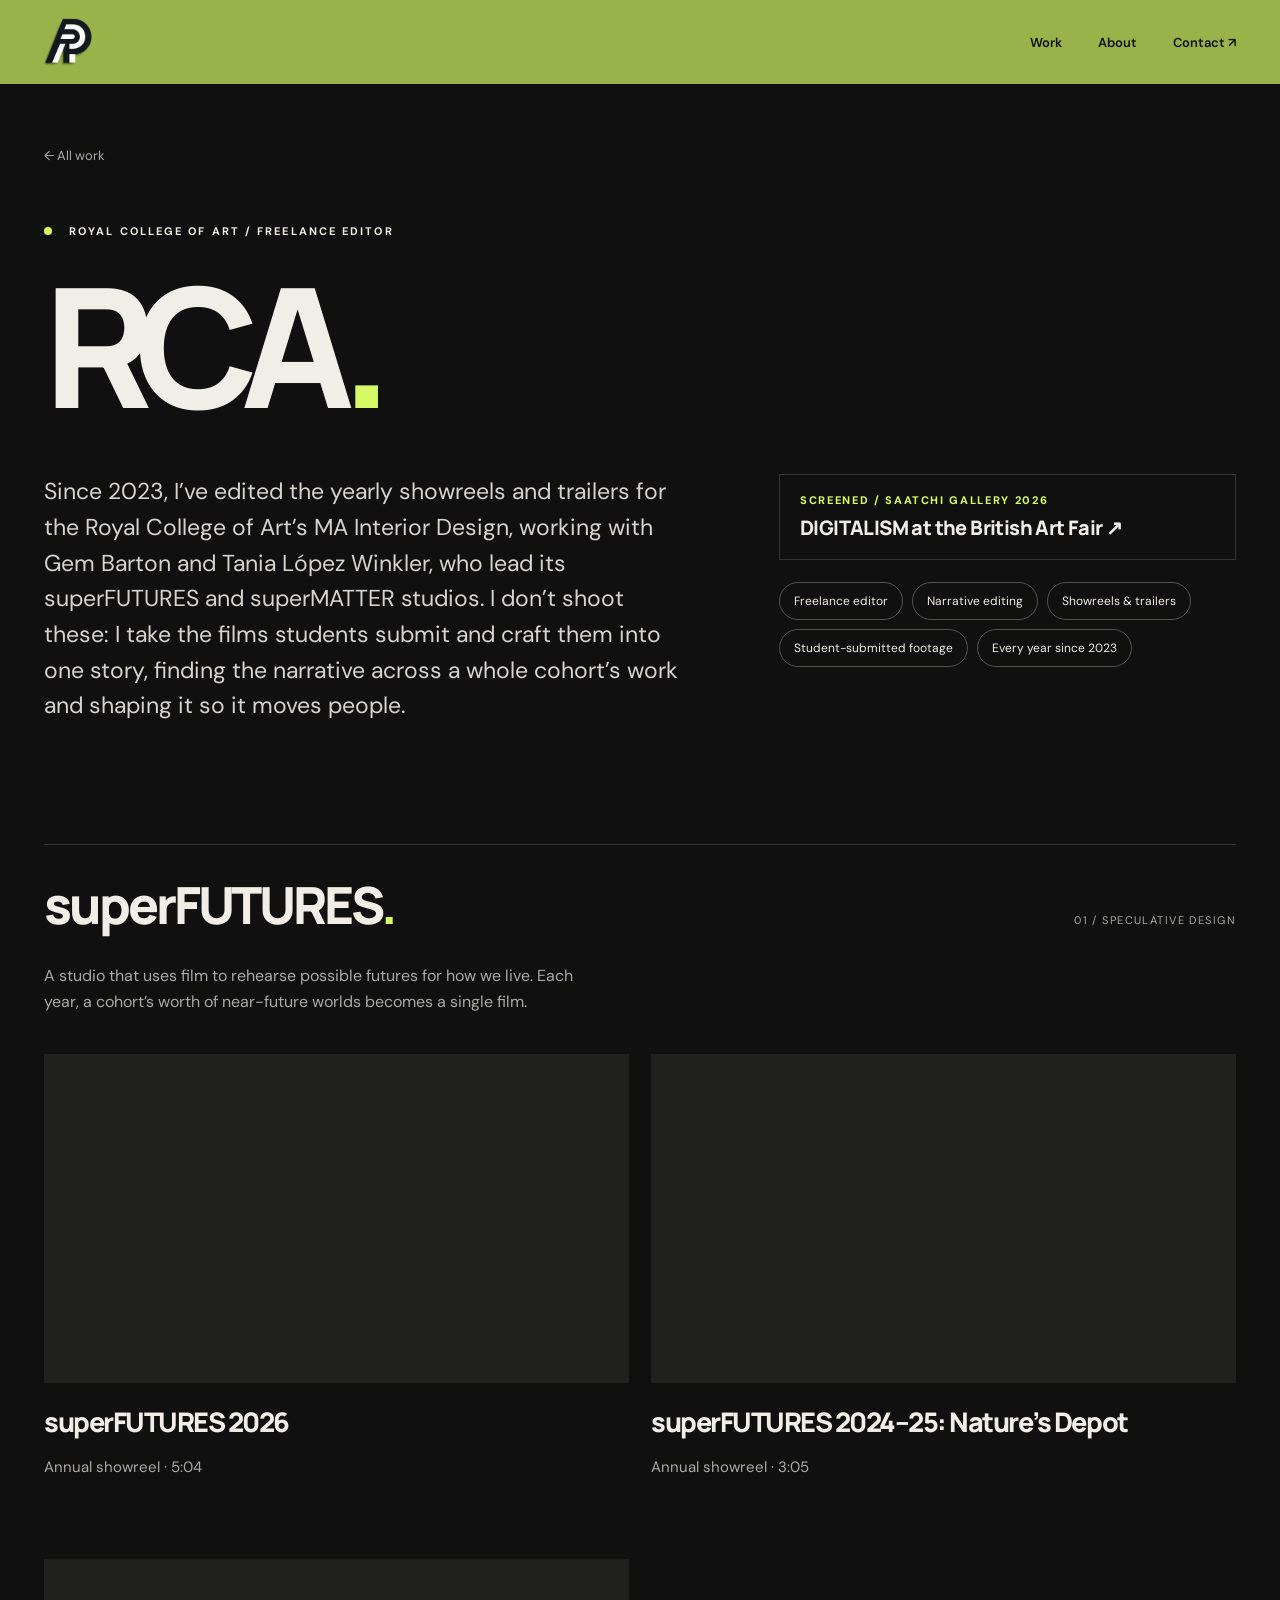
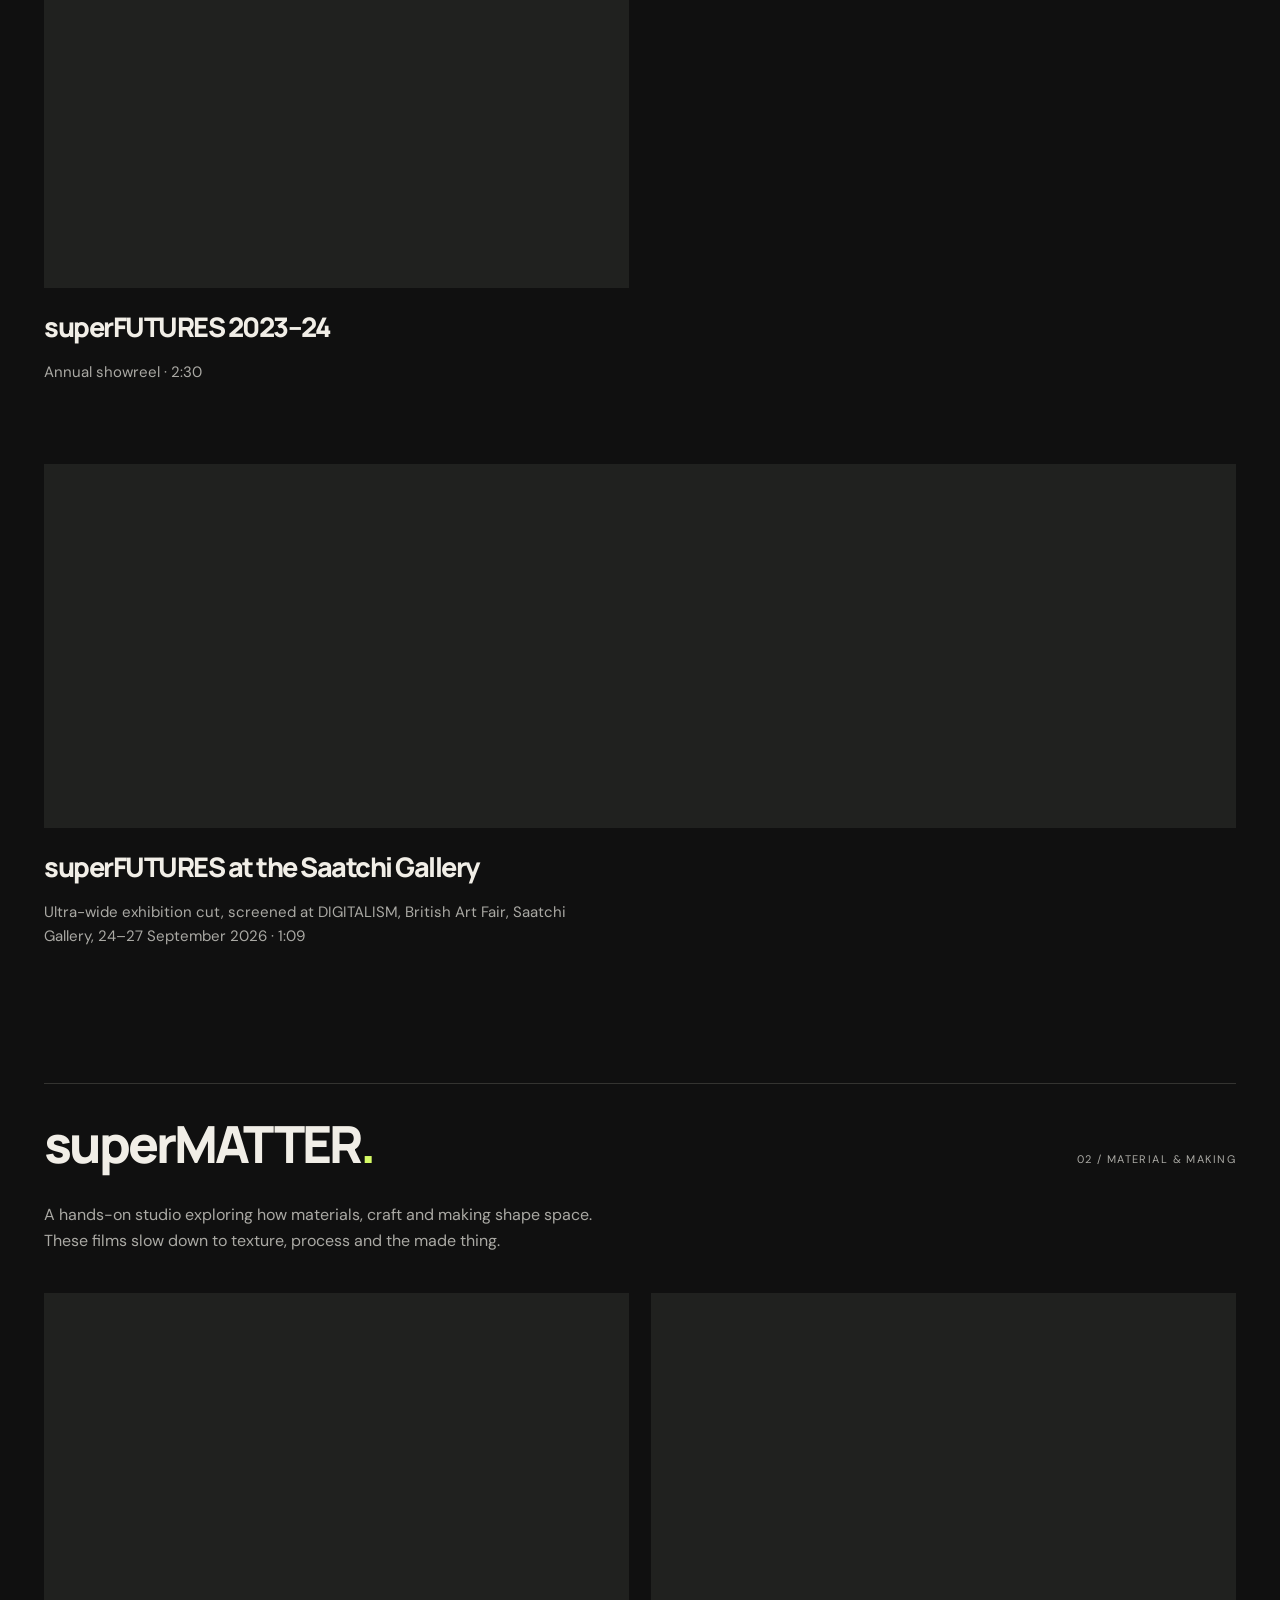
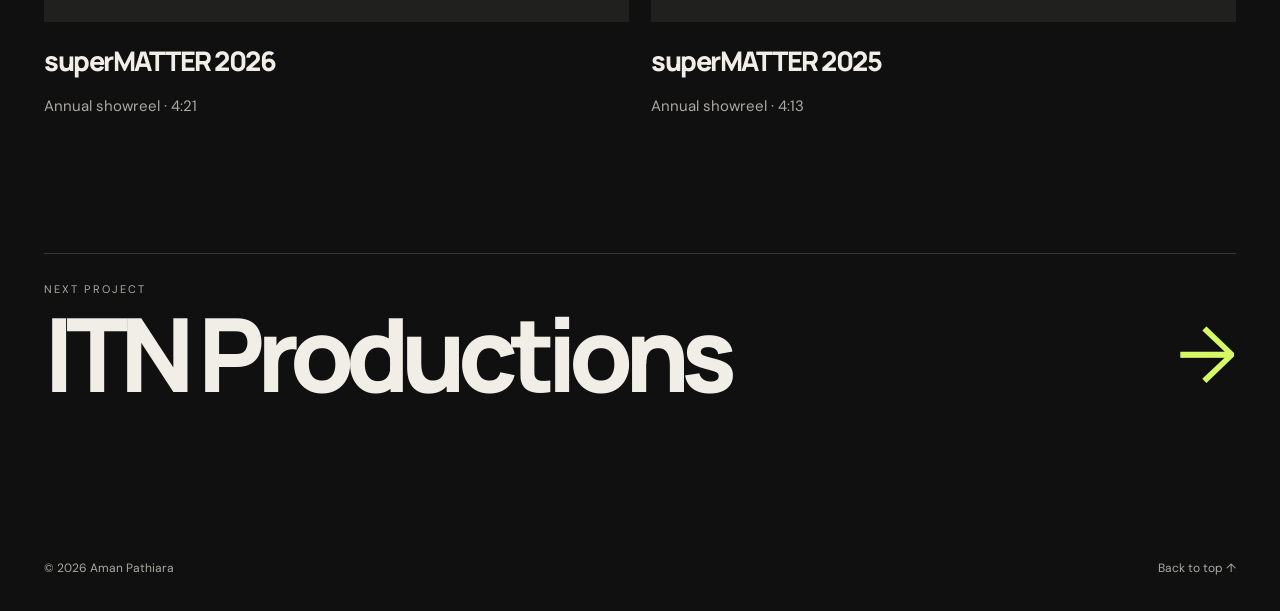
<file: rca.html>
<!doctype html><html lang="en"><head><meta charset="utf-8"><meta name="viewport" content="width=device-width,initial-scale=1"><meta name="theme-color" content="#101010"><link rel="icon" type="image/png" href="images/favicon.png?v=2"><link rel="apple-touch-icon" href="images/apple-touch-icon.png?v=2"><meta name="description" content="Aman Pathiara, freelance editor of the Royal College of Art MA Interior Design superFUTURES and superMATTER showreels."><title>RCA — Aman Pathiara</title><meta property="og:type" content="website"><meta property="og:site_name" content="Aman Pathiara"><meta property="og:title" content="RCA — Aman Pathiara"><meta property="og:description" content="Aman Pathiara, freelance editor of the Royal College of Art MA Interior Design superFUTURES and superMATTER showreels."><meta property="og:url" content="https://amanpathiara.com/rca.html"><meta property="og:image" content="https://amanpathiara.com/images/og-card.jpg"><meta property="og:image:width" content="1200"><meta property="og:image:height" content="630"><meta property="og:image:alt" content="Aman Pathiara, video editor: podcasts, social and long-form"><meta name="twitter:card" content="summary_large_image"><meta name="twitter:title" content="RCA — Aman Pathiara"><meta name="twitter:description" content="Aman Pathiara, freelance editor of the Royal College of Art MA Interior Design superFUTURES and superMATTER showreels."><meta name="twitter:image" content="https://amanpathiara.com/images/og-card.jpg"><link rel="canonical" href="https://amanpathiara.com/rca.html"><link rel="stylesheet" href="style.css?v=39"></head><body><a class="skip" href="#project">Skip to project</a><header class="nav-bar"><div class="nav wrap"><a class="logo" href="index.html" aria-label="Home"><img src="images/logo-solid.png" alt="Aman Pathiara" width="48" height="48"></a><nav aria-label="Main navigation"><a href="index.html#work">Work</a><a href="index.html#about">About</a><a href="index.html#contact">Contact ↗</a></nav></div></header>
<main id="project" class="wrap project-page" data-project="rca">
<a class="back-link" href="index.html#work">← All work</a>
<div class="eyebrow" id="p-kicker"><span class="dot"></span> </div>
<h1 id="p-title"><span class="accent">.</span></h1>
<div class="project-intro"><p id="p-intro"></p><div class="tags" id="p-tags"></div></div>
<section class="project-section"><div class="section-head"><h2>The campaign<span class="accent">.</span></h2><span>01</span></div><div id="p-award"></div></section>
<section class="project-section"><div class="section-head"><h2>Social cuts<span class="accent">.</span></h2><span>01 / INSTAGRAM REELS</span></div><p class="section-intro" id="p-social-intro"></p><div id="p-reels" class="reel-grid"></div></section>
<section class="project-section"><div class="section-head"><h2>Long-form<span class="accent">.</span></h2><span>02 / FULL EPISODES</span></div><p class="section-intro" id="p-longform-intro"></p><div id="p-episodes" class="project-grid"></div></section>
<a class="next-project" id="p-next" href="#"><span>NEXT PROJECT</span><strong></strong><em aria-hidden="true">→</em></a>
</main>
<footer class="wrap"><span>© <span id="year"></span> Aman Pathiara</span><a href="#top">Back to top ↑</a></footer>
<script src="projects.js?v=39"></script><script src="project.js?v=39"></script></body></html>
</file>
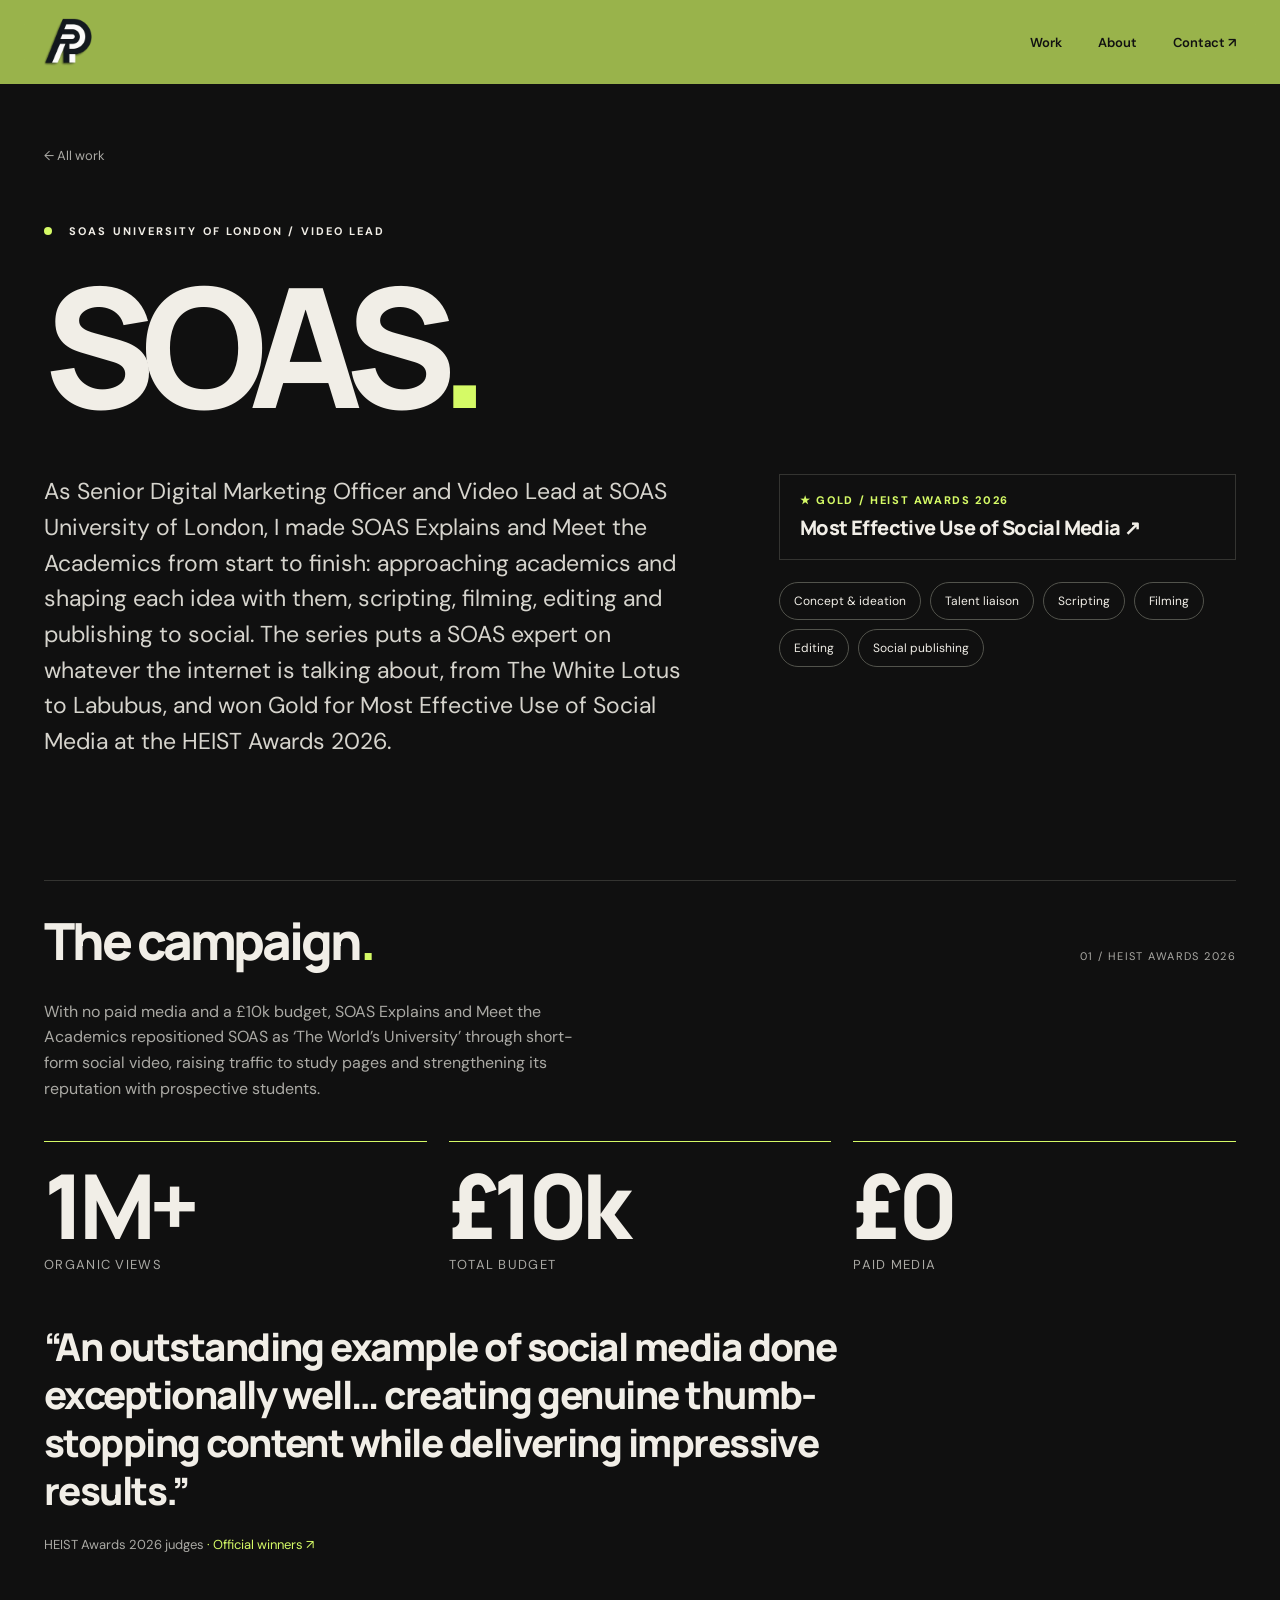
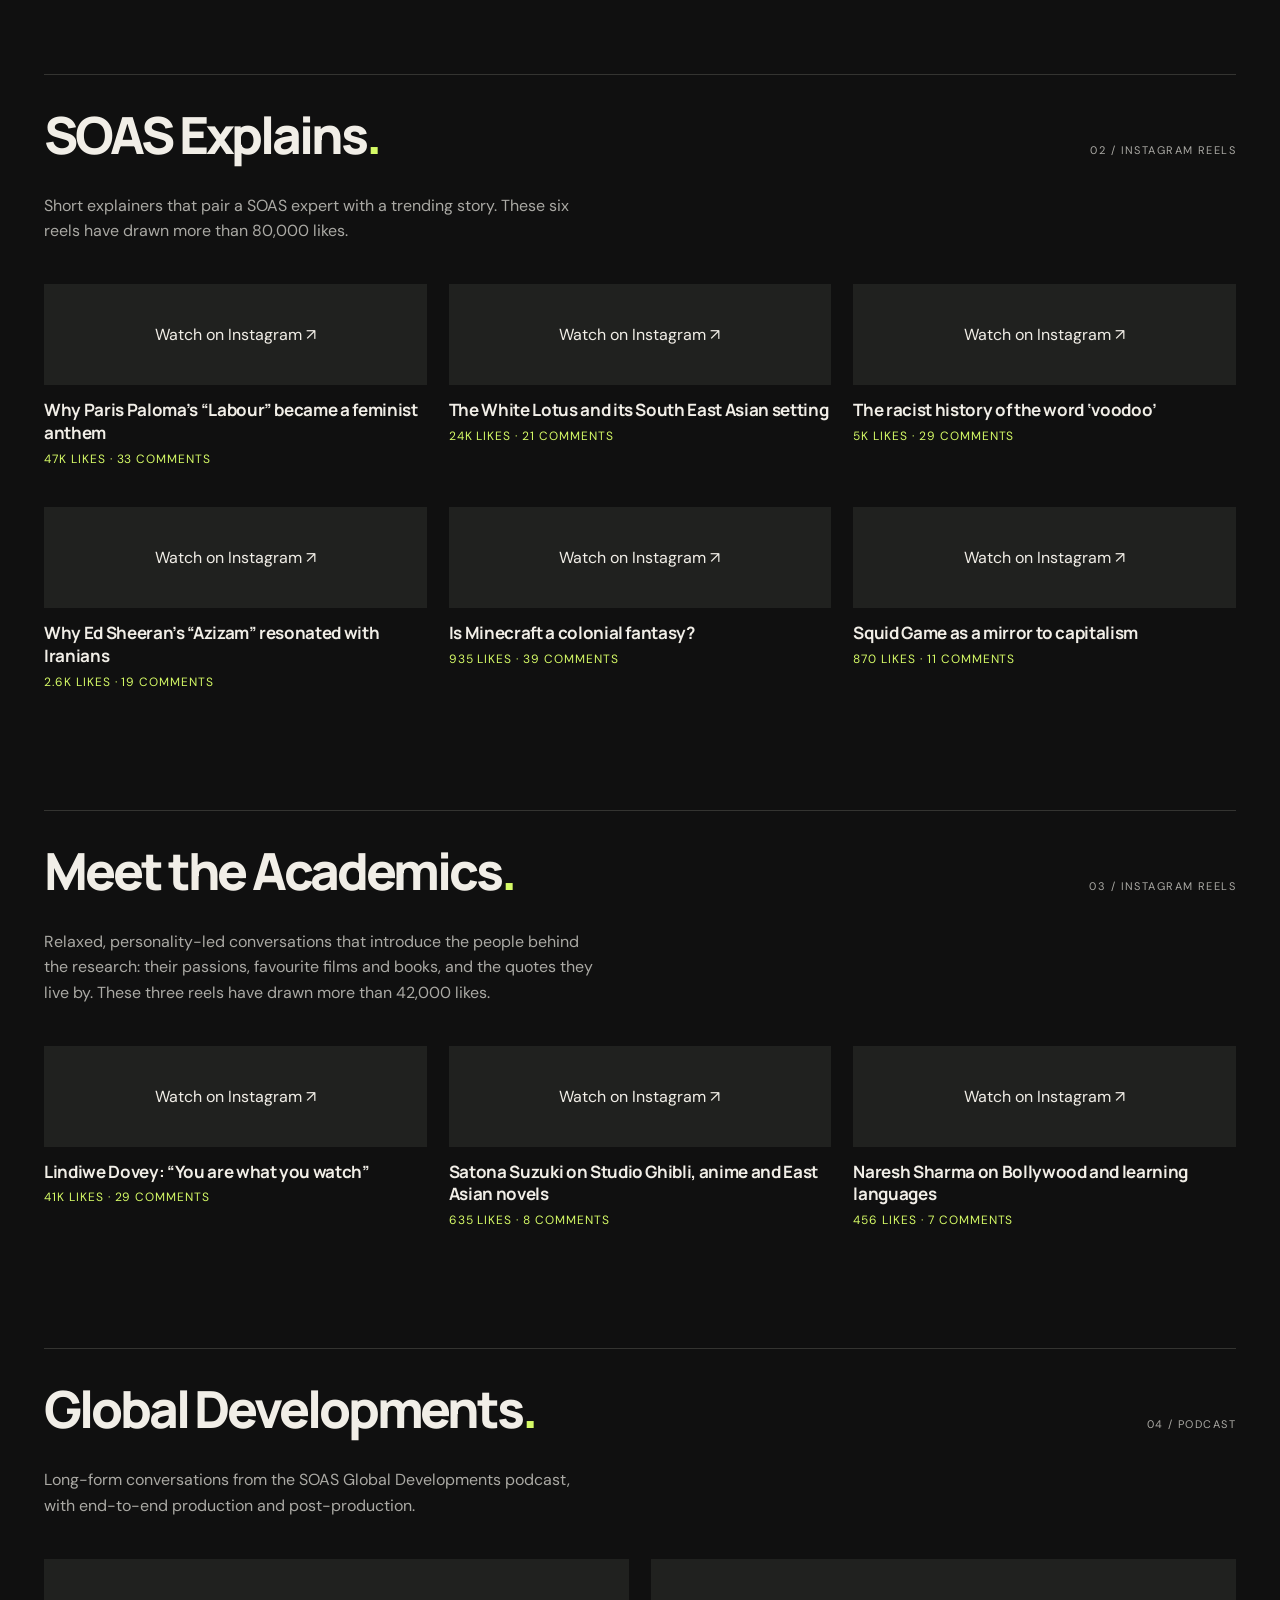
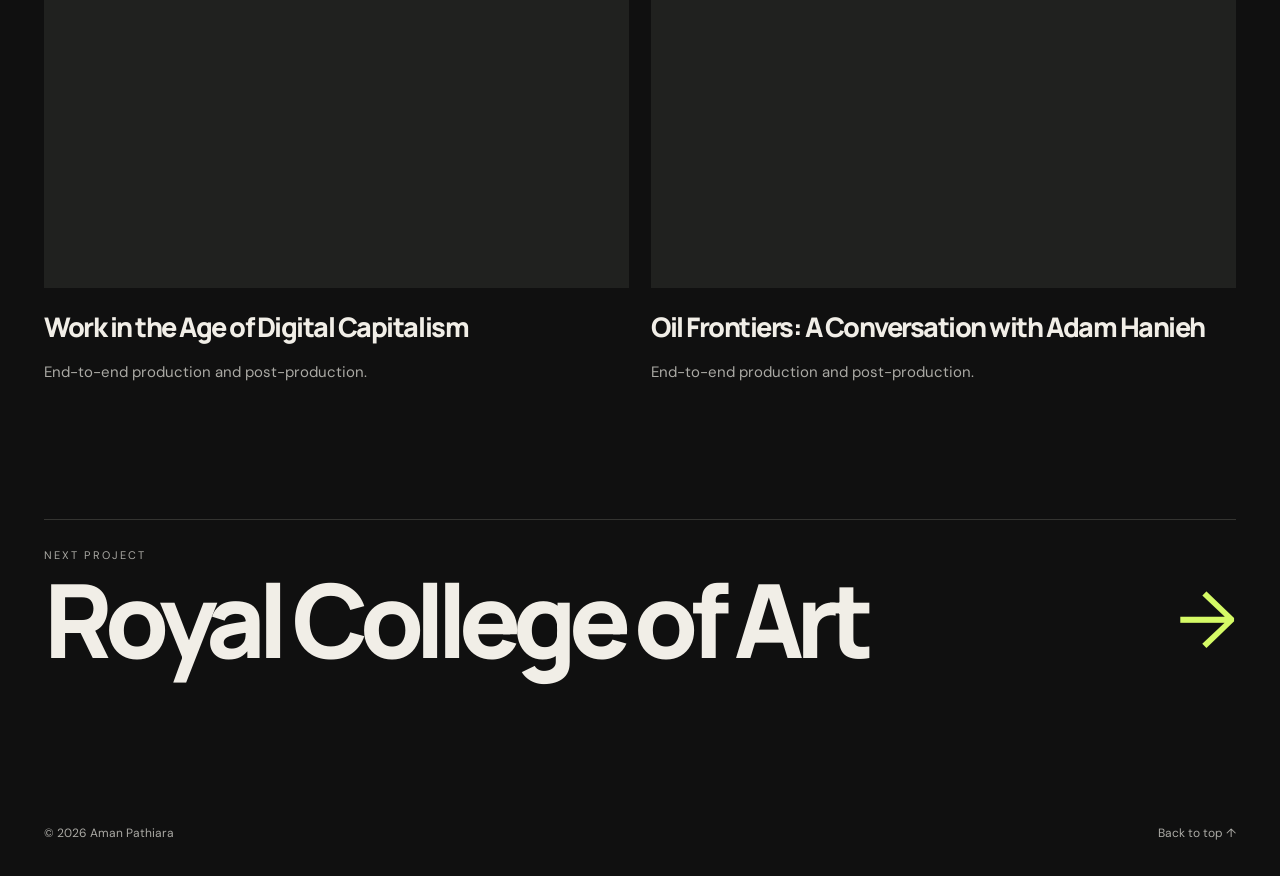
<file: soas.html>
<!doctype html><html lang="en"><head><meta charset="utf-8"><meta name="viewport" content="width=device-width,initial-scale=1"><meta name="theme-color" content="#101010"><link rel="icon" type="image/png" href="images/favicon.png?v=2"><link rel="apple-touch-icon" href="images/apple-touch-icon.png?v=2"><meta name="description" content="Aman Pathiara at SOAS University of London: award-winning SOAS Explains social video and Global Developments podcast production."><title>SOAS — Aman Pathiara</title><meta property="og:type" content="website"><meta property="og:site_name" content="Aman Pathiara"><meta property="og:title" content="SOAS — Aman Pathiara"><meta property="og:description" content="Aman Pathiara at SOAS University of London: award-winning SOAS Explains social video and Global Developments podcast production."><meta property="og:url" content="https://amanpathiara.com/soas.html"><meta property="og:image" content="https://amanpathiara.com/images/og-card.jpg"><meta property="og:image:width" content="1200"><meta property="og:image:height" content="630"><meta property="og:image:alt" content="Aman Pathiara, video editor: podcasts, social and long-form"><meta name="twitter:card" content="summary_large_image"><meta name="twitter:title" content="SOAS — Aman Pathiara"><meta name="twitter:description" content="Aman Pathiara at SOAS University of London: award-winning SOAS Explains social video and Global Developments podcast production."><meta name="twitter:image" content="https://amanpathiara.com/images/og-card.jpg"><link rel="canonical" href="https://amanpathiara.com/soas.html"><link rel="stylesheet" href="style.css?v=39"></head><body><a class="skip" href="#project">Skip to project</a><header class="nav-bar"><div class="nav wrap"><a class="logo" href="index.html" aria-label="Home"><img src="images/logo-solid.png" alt="Aman Pathiara" width="48" height="48"></a><nav aria-label="Main navigation"><a href="index.html#work">Work</a><a href="index.html#about">About</a><a href="index.html#contact">Contact ↗</a></nav></div></header>
<main id="project" class="wrap project-page" data-project="soas">
<a class="back-link" href="index.html#work">← All work</a>
<div class="eyebrow" id="p-kicker"><span class="dot"></span> </div>
<h1 id="p-title"><span class="accent">.</span></h1>
<div class="project-intro"><p id="p-intro"></p><div class="tags" id="p-tags"></div></div>
<section class="project-section"><div class="section-head"><h2>The campaign<span class="accent">.</span></h2><span>01</span></div><div id="p-award"></div></section>
<section class="project-section"><div class="section-head"><h2>Social cuts<span class="accent">.</span></h2><span>01 / INSTAGRAM REELS</span></div><p class="section-intro" id="p-social-intro"></p><div id="p-reels" class="reel-grid"></div></section>
<section class="project-section"><div class="section-head"><h2>Long-form<span class="accent">.</span></h2><span>02 / FULL EPISODES</span></div><p class="section-intro" id="p-longform-intro"></p><div id="p-episodes" class="project-grid"></div></section>
<a class="next-project" id="p-next" href="#"><span>NEXT PROJECT</span><strong></strong><em aria-hidden="true">→</em></a>
</main>
<footer class="wrap"><span>© <span id="year"></span> Aman Pathiara</span><a href="#top">Back to top ↑</a></footer>
<script src="projects.js?v=39"></script><script src="project.js?v=39"></script></body></html>
</file>
<file: style.css>
@import url('https://fonts.googleapis.com/css2?family=DM+Sans:wght@400;500;600;700&family=Manrope:wght@400;500;600;700;800&display=swap');
:root{--bg:#101010;--fg:#f1eee7;--muted:#aaa9a4;--line:#343431;--accent:#d5fa66}*{box-sizing:border-box}html{scroll-behavior:smooth}body{margin:0;background:var(--bg);color:var(--fg);font-family:"DM Sans",sans-serif;-webkit-font-smoothing:antialiased}a{color:inherit;text-decoration:none}a:focus-visible,button:focus-visible{outline:2px solid var(--accent);outline-offset:5px}.skip{position:absolute;top:-100px;left:20px;background:var(--accent);color:#111;padding:12px;z-index:20}.skip:focus{top:12px}.wrap{width:min(1360px,calc(100% - 88px));margin:auto}.nav{height:100px;display:flex;align-items:center;justify-content:space-between}.logo{font-family:Manrope,sans-serif;font-size:29px;font-weight:800;letter-spacing:-2px}.logo span,.accent{color:var(--accent)}nav{display:flex;gap:36px;font-size:13px}nav a:hover,.socials a:hover{color:var(--accent)}.hero{min-height:650px;padding:115px 0 70px}.eyebrow{font-size:11px;font-weight:700;letter-spacing:.19em}.dot{display:inline-block;width:8px;height:8px;background:var(--accent);border-radius:50%;margin-right:12px}.hero h1,.contact h2{font-family:Manrope,sans-serif;font-size:clamp(76px,10.5vw,170px);font-weight:800;letter-spacing:-.095em;line-height:.98;margin:32px 0 60px}.hero h1 em,.statement em{font-style:normal;color:var(--accent)}.hero-bottom{display:flex;justify-content:space-between;align-items:end}.hero-bottom p{max-width:460px;color:#c6c5c0;font-size:20px;line-height:1.55}.round-link{width:58px;height:58px;border:1px solid #777;border-radius:50%;display:grid;place-items:center;font-size:25px;transition:.2s}.round-link:hover{background:var(--accent);color:#111}.section-head{display:flex;justify-content:space-between;align-items:baseline;border-top:1px solid var(--line);padding-top:24px;margin-bottom:34px}.section-head h2{font:800 clamp(29px,4vw,52px) Manrope,sans-serif;letter-spacing:-.06em;margin:0}.section-head>span{color:var(--muted);font-size:11px;letter-spacing:.13em}.reel,.work,.about{padding-bottom:135px}.video-frame{aspect-ratio:16/9;background:#20211f;overflow:hidden}.video-frame iframe{width:100%;height:100%;border:0}.video-empty{height:100%;display:flex;flex-direction:column;align-items:center;justify-content:center;text-align:center;padding:25px;background:radial-gradient(circle at 70% 20%,#3d4630,transparent 45%),linear-gradient(130deg,#292b28,#171717)}.video-empty span{font:800 clamp(25px,5vw,64px) Manrope;letter-spacing:-.07em}.video-empty p{font-size:13px;color:var(--muted)}code{color:var(--accent)}.project-grid{display:grid;grid-template-columns:repeat(2,minmax(0,1fr));gap:65px 22px}.project-card{min-width:0}.project-image{aspect-ratio:16/10;overflow:hidden;background:#242522;position:relative;display:flex;align-items:center;justify-content:center}.project-image img{width:100%;height:100%;object-fit:cover;transition:transform .5s}.project-card:hover img{transform:scale(1.045)}.project-placeholder{font:800 clamp(32px,5vw,75px) Manrope;letter-spacing:-.07em;color:#e5e3da}.project-image:after{content:"↗";position:absolute;right:18px;top:15px;font-size:24px;color:var(--accent)}.project-card h3{font:800 27px Manrope;letter-spacing:-.055em;margin:20px 0 7px}.project-card .category{font-size:12px;letter-spacing:.08em;color:var(--accent);text-transform:uppercase}.project-card p{max-width:560px;color:var(--muted);line-height:1.6;font-size:15px}.project-card .watch{display:inline-block;margin-top:5px;border-bottom:1px solid var(--accent);padding-bottom:5px;font-size:13px}.about-layout{display:grid;grid-template-columns:1.1fr 1fr;gap:12%}.statement{font:800 clamp(40px,5.3vw,76px)/1.1 Manrope;letter-spacing:-.07em;margin:0}.about-layout>div>p{font-size:17px;line-height:1.75;color:#c6c5c0;margin:0 0 24px}.tags{display:flex;flex-wrap:wrap;gap:9px;margin-top:34px}.tags span{font-size:12px;border:1px solid #52534c;border-radius:40px;padding:10px 14px}.contact{background:#d5fa66;color:#111;padding:90px 0 100px}.contact h2{font-size:clamp(75px,10vw,150px);margin:30px 0}.contact .accent{color:#6b8131}.contact p{font-size:18px;max-width:440px;line-height:1.6}.contact-link{display:inline-block;border-bottom:2px solid #111;font:800 30px Manrope;margin:35px 0 75px;padding-bottom:8px}.socials{display:flex;gap:35px;font-size:13px;font-weight:700}.socials a:hover{color:#657e25}footer{display:flex;justify-content:space-between;gap:20px;padding-top:35px;padding-bottom:35px;color:var(--muted);font-size:12px}@media(max-width:700px){.wrap{width:calc(100% - 36px)}.nav{height:78px}nav{gap:17px}.hero{padding:100px 0 80px;min-height:auto}.hero h1{font-size:clamp(59px,12vw,90px);margin-bottom:50px}.hero-bottom p{font-size:16px;max-width:270px}.round-link{width:46px;height:46px;flex-shrink:0}.section-head>span{font-size:9px}.reel,.work,.about{padding-bottom:85px}.project-grid,.about-layout{grid-template-columns:1fr;gap:42px}.about-layout{gap:28px}.project-card h3{font-size:24px}.contact{padding:70px 0}.contact h2{font-size:clamp(64px,12vw,90px)}footer{flex-wrap:wrap;line-height:1.6}}@media(prefers-reduced-motion:reduce){html{scroll-behavior:auto}*,*:before,*:after{transition:none!important}}

.archive-cta{margin:65px 0 0;text-align:right}.archive-cta a{font:700 clamp(20px,3vw,32px) Manrope;border-bottom:1px solid var(--accent);padding-bottom:10px}.archive-cta span{color:var(--accent)}.archive-page{min-height:75vh;padding:105px 0 120px}.archive-page h1{font:800 clamp(65px,10vw,145px)/1 Manrope;letter-spacing:-.085em;margin:30px 0}.archive-intro{font-size:19px;line-height:1.6;color:var(--muted);max-width:650px;margin-bottom:105px}.archive-intro a{color:var(--accent);border-bottom:1px solid var(--accent)}.archive-filters{display:flex;flex-wrap:wrap;gap:10px;margin-bottom:25px}.filter{border:1px solid #555;background:transparent;color:var(--fg);font:600 13px "DM Sans",sans-serif;border-radius:40px;padding:11px 19px;cursor:pointer}.filter:hover,.filter.active{background:var(--accent);color:#111;border-color:var(--accent)}.archive-count{color:var(--muted);font-size:12px;margin-bottom:32px}.archive-empty{grid-column:1/-1;border:1px solid var(--line);padding:55px 25px;color:var(--muted);line-height:1.6}.archive-page .project-grid{padding-bottom:30px}@media(max-width:700px){.archive-page{padding:75px 0}.archive-intro{font-size:16px;margin-bottom:70px}}

.section-intro{color:var(--muted);font-size:18px;margin:-10px 0 35px}.award{padding-bottom:135px}.award-kicker{border-top:1px solid var(--line);padding-top:24px;color:var(--accent);font-size:11px;letter-spacing:.15em;font-weight:700}.award-layout{display:grid;grid-template-columns:1fr 1fr;gap:8%;align-items:end;padding-top:30px}.award-medal{color:var(--accent);font-size:15px;letter-spacing:.15em;font-weight:800}.award h2{font:800 clamp(46px,6vw,90px)/1.05 Manrope;letter-spacing:-.07em;margin:20px 0 0}.award h3{font:800 25px Manrope;letter-spacing:-.04em}.award p{color:var(--muted);font-size:16px;line-height:1.7}.award a{display:inline-block;border-bottom:1px solid var(--accent);padding-bottom:7px;font-size:13px;margin-top:12px}@media(max-width:700px){.award-layout{grid-template-columns:1fr;gap:22px}.award{padding-bottom:85px}}

.project-link{position:absolute;inset:0;display:flex;align-items:center;justify-content:center;z-index:1}.project-image .project-link img{width:100%;height:100%;object-fit:cover;transition:transform .5s}.project-card:hover .project-link img{transform:scale(1.045)}
.project-page{padding:60px 0 120px}.back-link{display:inline-block;font-size:13px;color:var(--muted);margin-bottom:60px}.back-link:hover{color:var(--accent)}.project-page h1{font:800 clamp(80px,13vw,190px)/.95 Manrope,sans-serif;letter-spacing:-.09em;margin:28px 0 50px}
.project-intro{display:grid;grid-template-columns:1.4fr 1fr;gap:8%;align-items:start;margin-bottom:120px}.project-intro p{font-size:clamp(19px,1.8vw,24px);line-height:1.55;color:#d6d4cd;margin:0}.project-intro .tags{margin-top:6px}
.project-section{padding-bottom:120px}.section-intro{color:var(--muted);font-size:16px;line-height:1.6;max-width:560px;margin:-10px 0 40px}
.reel-grid{display:grid;grid-template-columns:repeat(auto-fill,minmax(326px,1fr));gap:40px 22px}.reel-card{margin:0;min-width:0}.reel-card .instagram-media{margin:0!important;max-width:none!important;width:100%!important;min-width:0!important;border-radius:6px!important}.reel-card iframe{min-width:0!important;max-width:100%!important}.reel-card figcaption{margin-top:14px;font-size:12px;letter-spacing:.08em;text-transform:uppercase;color:var(--accent)}.reel-fallback{display:block;padding:40px 20px;background:#20211f;color:var(--fg);text-align:center}
.next-project{display:grid;grid-template-columns:1fr auto;align-items:end;border-top:1px solid var(--line);padding-top:28px;gap:6px 20px}.next-project span{grid-column:1/-1;font-size:11px;letter-spacing:.19em;color:var(--muted)}.next-project strong{font:800 clamp(48px,8vw,120px)/1 Manrope;letter-spacing:-.08em}.next-project em{font-style:normal;font-size:clamp(40px,6vw,90px);color:var(--accent);transition:transform .25s}.next-project:hover em{transform:translateX(12px)}
@media(max-width:700px){.project-page{padding:30px 0 80px}.back-link{margin-bottom:40px}.project-intro{grid-template-columns:1fr;gap:28px;margin-bottom:80px}.project-section{padding-bottom:80px}.reel-grid{grid-template-columns:1fr}}
.reel-card figcaption{display:flex;flex-direction:column;gap:6px}.reel-card .reel-title{font:700 17px/1.35 Manrope,sans-serif;letter-spacing:-.02em;text-transform:none;color:var(--fg)}.reel-card .reel-stats{font-size:12px;letter-spacing:.08em;text-transform:uppercase;color:var(--accent)}
.logo{display:inline-flex;align-items:center}.logo img{display:block;width:48px;height:48px;transition:transform .25s}.logo:hover img{transform:rotate(-6deg) scale(1.05)}@media(max-width:700px){.logo img{width:40px;height:40px}}
.project-highlight{display:flex;flex-direction:column;gap:8px;border:1px solid var(--line);padding:18px 20px;margin-bottom:26px;transition:border-color .2s}a.project-highlight:hover{border-color:var(--accent)}.project-highlight span{color:var(--accent);font-size:11px;font-weight:800;letter-spacing:.15em}.project-highlight strong{font:800 20px/1.3 Manrope,sans-serif;letter-spacing:-.03em}
.stat-row{display:grid;grid-template-columns:repeat(3,1fr);gap:22px;margin:10px 0 50px}.stat{border-top:1px solid var(--accent);padding-top:18px;display:flex;flex-direction:column;gap:6px}.stat strong{font:800 clamp(48px,7vw,96px)/1 Manrope,sans-serif;letter-spacing:-.07em}.stat span{color:var(--muted);font-size:13px;letter-spacing:.1em;text-transform:uppercase}
.judges-quote{margin:0;max-width:900px}.judges-quote p{font:800 clamp(24px,3vw,40px)/1.25 Manrope,sans-serif;letter-spacing:-.04em;margin:0 0 18px}.judges-quote cite{font-style:normal;font-size:13px;color:var(--muted)}.judges-quote cite a{color:var(--accent)}
.award-stats{display:flex;flex-wrap:wrap;gap:10px 26px;margin:18px 0}.award-stats span{color:var(--muted);font-size:14px}.award-stats strong{color:var(--fg);font:800 22px Manrope,sans-serif;letter-spacing:-.04em;margin-right:5px}.award-quote{margin:4px 0 14px;font:700 19px/1.4 Manrope,sans-serif;letter-spacing:-.02em}.award-quote cite{display:block;font:400 12px "DM Sans",sans-serif;color:var(--muted);margin-top:8px;font-style:normal}.award .award-quote{border:0;padding:0}
@media(max-width:700px){.stat-row{grid-template-columns:1fr;gap:26px}}

.nav-bar{position:sticky;top:0;z-index:30;background:rgba(213,250,102,.7);-webkit-backdrop-filter:blur(14px) saturate(1.2);backdrop-filter:blur(14px) saturate(1.2)}
.nav-bar .nav{height:84px}.nav-bar nav a{color:#111;font-weight:600}.nav-bar nav a:hover,.nav-bar nav a[aria-current]{color:#111;text-decoration:underline;text-decoration-thickness:2px;text-underline-offset:5px}
.nav-bar a:focus-visible{outline-color:#111}html{scroll-padding-top:100px}
@media(max-width:700px){.nav-bar .nav{height:68px}html{scroll-padding-top:80px}}
.project-grid .wide-card{grid-column:1/-1}
.stills-grid{display:grid;grid-template-columns:repeat(3,1fr);gap:22px}.still{margin:0}.still img{display:block;width:100%;aspect-ratio:4/3;object-fit:cover;background:#20211f}.still figcaption{margin-top:12px;font-size:13px;color:var(--muted);line-height:1.5}@media(max-width:700px){.stills-grid{grid-template-columns:1fr}}
.project-grid.cols-3{grid-template-columns:repeat(3,minmax(0,1fr));gap:44px 22px}.project-grid.cols-3 .project-card h3{font-size:21px;margin-top:16px}.project-grid.cols-3 .project-card p{font-size:13px;margin-top:4px}@media(max-width:900px){.project-grid.cols-3{grid-template-columns:repeat(2,minmax(0,1fr))}}@media(max-width:600px){.project-grid.cols-3{grid-template-columns:1fr}}
.tile-strip{position:absolute;inset:0;display:flex;gap:3px;background:#111}.tile-strip img{flex:1 1 0;min-width:0;width:auto!important;height:100%!important;object-fit:cover}.project-card:hover .tile-strip img{transform:none}
.project-grid.cols-4{grid-template-columns:repeat(4,minmax(0,1fr));gap:44px 18px}.project-grid.cols-4 .project-card h3{font-size:19px;margin-top:14px}.project-grid.cols-4 .project-card p{font-size:13px;margin-top:4px}@media(max-width:900px){.project-grid.cols-4{grid-template-columns:repeat(2,minmax(0,1fr))}}
.contact .contact-link{margin-bottom:18px}.contact-email{margin:0 0 60px;font-size:16px}.contact-email a{border-bottom:1px solid rgba(17,17,17,.35)}.contact-email a:hover{border-color:#111}
.award-second{margin-top:70px;padding-top:40px;border-top:1px solid var(--line)}.award-link{margin:-20px 0 0}.award-link a{color:var(--accent);font-size:13px;border-bottom:1px solid var(--accent);padding-bottom:4px}
.intro-side{display:flex;flex-direction:column;min-width:0}.project-intro .project-highlight{margin-bottom:0}.project-intro .tags{margin-top:22px}
</file>
